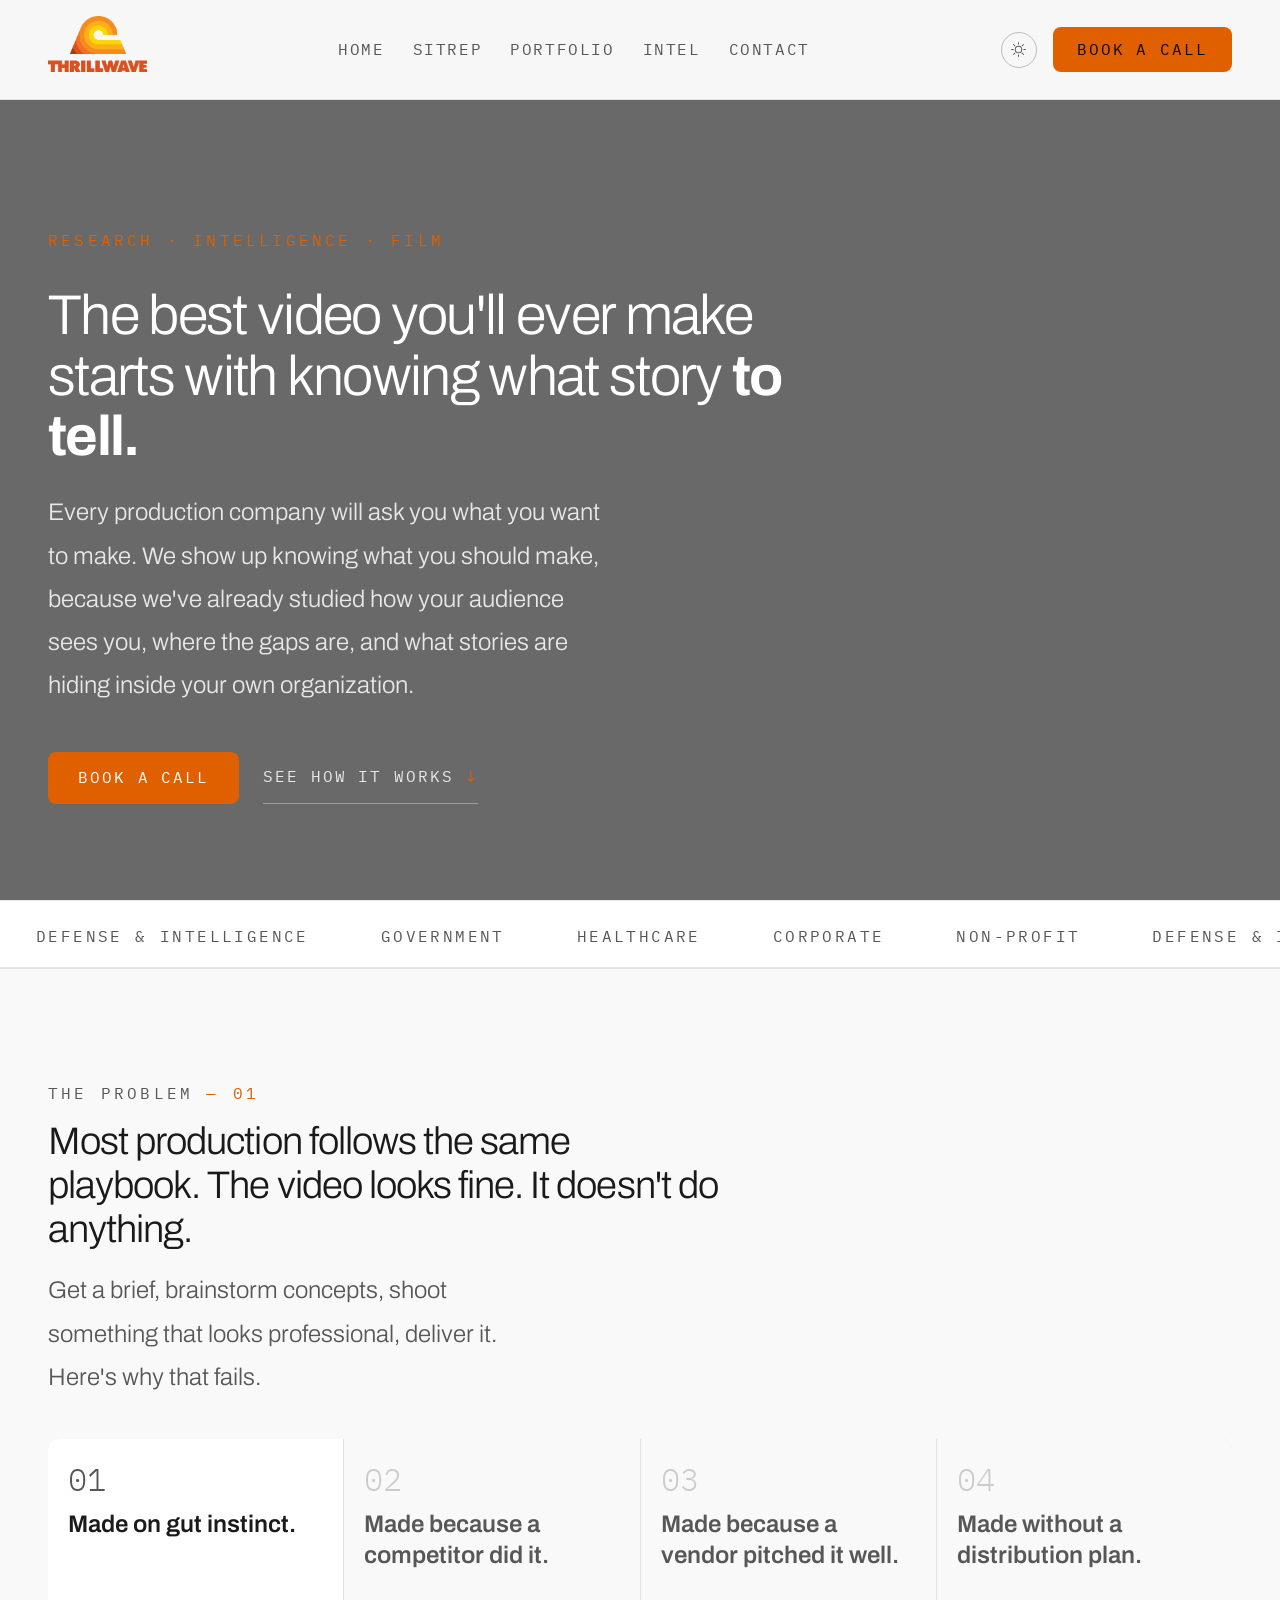
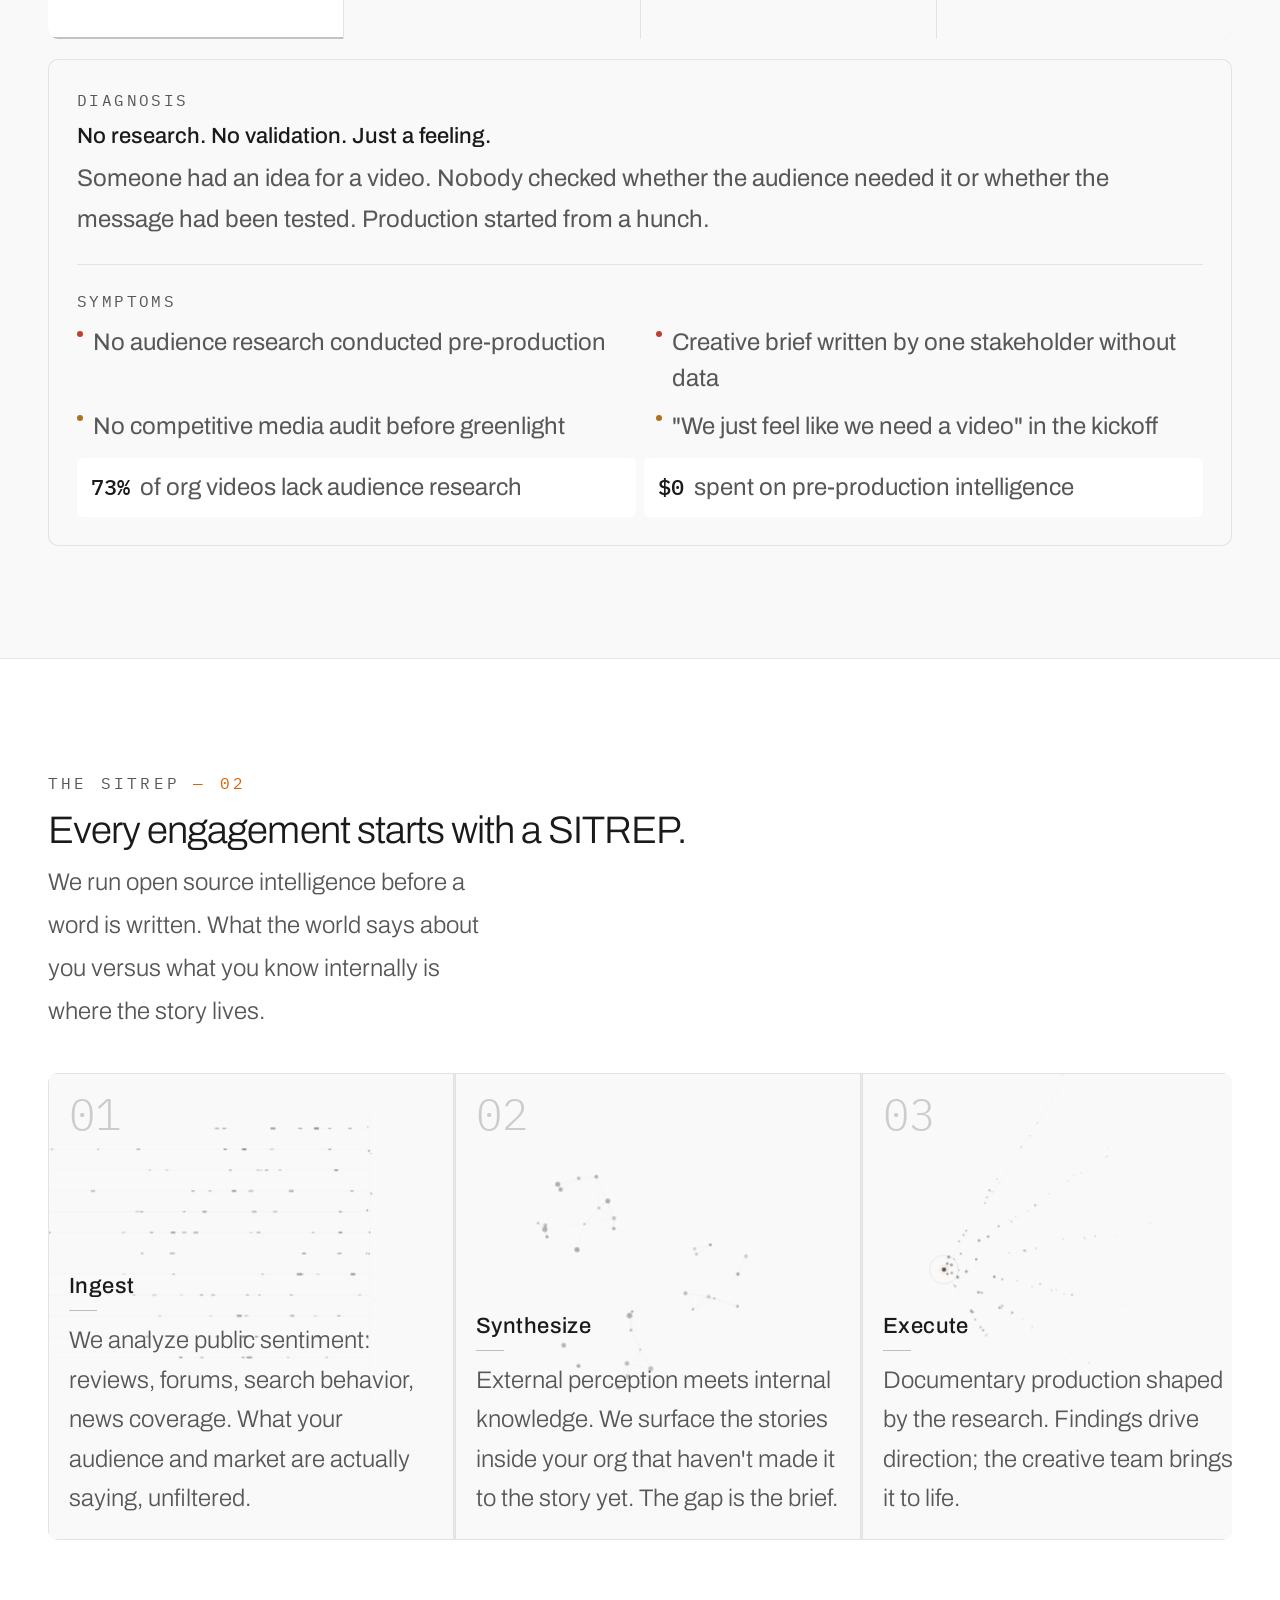
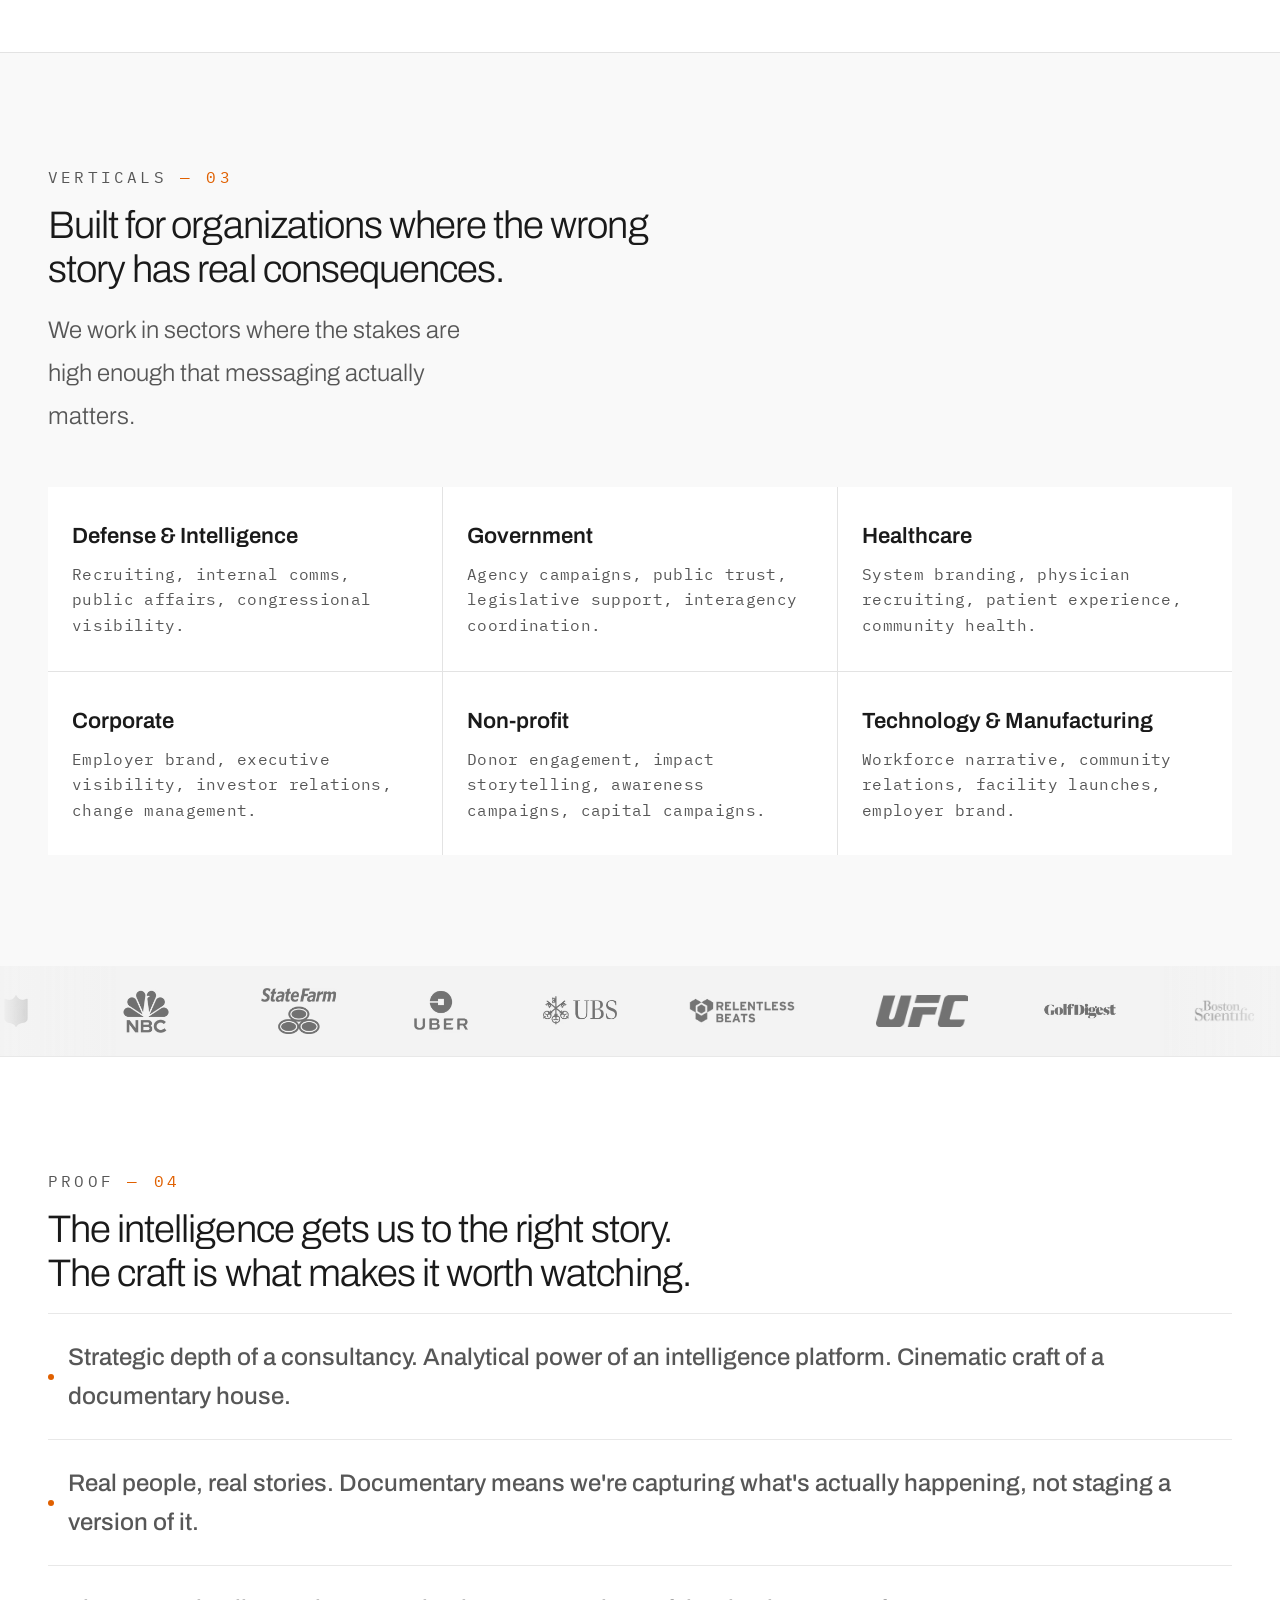
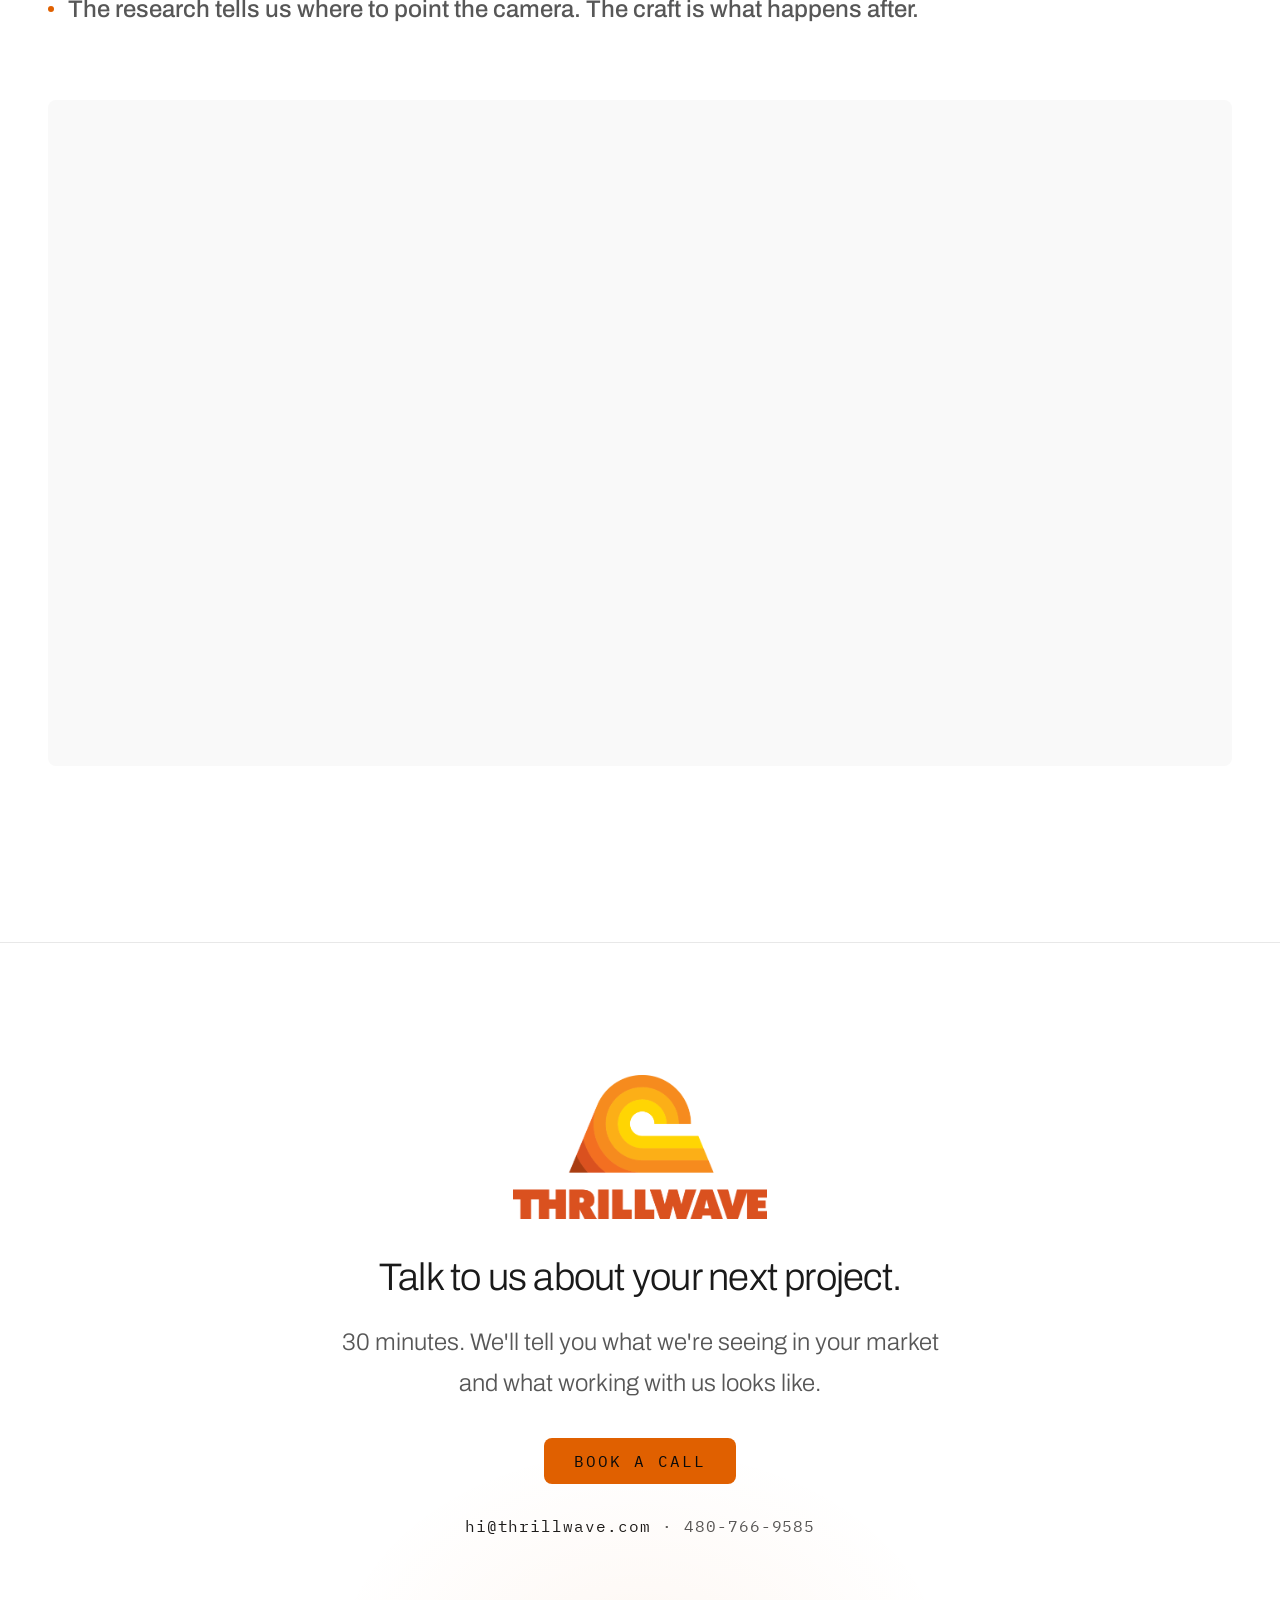
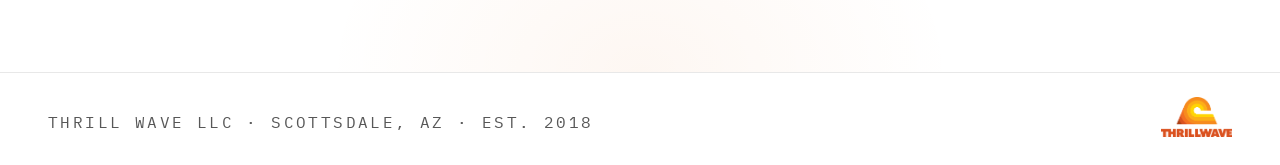
<file: index.html>
<!doctype html>
<html lang="en">
  <head>
    <meta charset="UTF-8" />
    <meta name="viewport" content="width=device-width, initial-scale=1.0" />
    <title>
      Thrill Wave — Research-Driven Video Production | Scottsdale, AZ
    </title>
    <meta
      name="description"
      content="Thrill Wave shows up knowing what story you should make — because we've already studied how your audience sees you, where the gaps are, and what stories are hiding inside your own organization."
    />
    <link rel="preconnect" href="https://fonts.googleapis.com" />
    <link
      href="https://fonts.googleapis.com/css2?family=Archivo:wght@300;400;500;600;700;900&family=IBM+Plex+Mono:wght@300;400;500&display=swap"
      rel="stylesheet"
    />
    <link rel="stylesheet" href="styles.css" />
    <script src="theme.js"></script>
    <script type="application/ld+json">
      {
        "@context": "https://schema.org",
        "@type": "VideoProductionCompany",
        "name": "Thrill Wave",
        "url": "https://thrillwave.com",
        "email": "hi@thrillwave.com",
        "telephone": "480-766-9585",
        "address": {
          "@type": "PostalAddress",
          "addressLocality": "Scottsdale",
          "addressRegion": "AZ",
          "addressCountry": "US"
        },
        "foundingDate": "2018",
        "description": "Research-driven strategic consulting and documentary production company specializing in defense, government, healthcare, and corporate communications."
      }
    </script>
  </head>
  <body>
    <div id="site-nav"></div>

    <!-- HERO -->
    <section class="hero hero-video">
      <div class="hero-bg">
        <iframe src="https://player.vimeo.com/video/1170100005?background=1&autoplay=1&loop=1&byline=0&title=0&muted=1" frameborder="0" allow="autoplay; fullscreen" allowfullscreen></iframe>
      </div>
      <div class="hero-content">
        <div class="hero-eyebrow mono">Research · Intelligence · Film</div>
        <h1 class="hero-h1">
          The best video you'll ever make starts with knowing what story
          <strong>to tell.</strong>
        </h1>
        <p class="hero-sub">
          Every production company will ask you what you want to make.
          We show up knowing what you should make, because we've already
          studied how your audience sees you, where the gaps are, and what
          stories are hiding inside your own organization.
        </p>
        <div class="hero-ctas">
          <a href="mailto:hi@thrillwave.com" class="btn-w">Book a Call</a>
          <a href="#problem" class="btn-g"
            >See How It Works <span class="arrow">↓</span></a
          >
        </div>
      </div>
    </section>

    <!-- TICKER -->
    <div class="ticker">
      <div class="ticker-track">
        <span class="ticker-item">Defense & Intelligence</span>
        <span class="ticker-item">Government</span>
        <span class="ticker-item">Healthcare</span>
        <span class="ticker-item">Corporate</span>
        <span class="ticker-item">Non-profit</span>
        <span class="ticker-item">Defense & Intelligence</span>
        <span class="ticker-item">Government</span>
        <span class="ticker-item">Healthcare</span>
        <span class="ticker-item">Corporate</span>
        <span class="ticker-item">Non-profit.</span>
      </div>
    </div>

    <!-- FOUR FAILURE MODES -->
    <section
      id="problem"
      style="background: var(--near-black); border-top: 1px solid var(--border)"
    >
      <div style="margin-bottom: 40px">
        <div class="s-label">The Problem <span class="s-num">— 01</span></div>
        <h2 class="s-title">
          Most production follows the same playbook. The video looks fine. It doesn't do anything.
        </h2>
        <p class="s-body">Get a brief, brainstorm concepts, shoot something that looks professional, deliver it. Here's why that fails.</p>
      </div>
      <div class="fm-cards" id="fm-cards"></div>
      <div class="fm-detail" id="fm-detail"></div>
    </section>

    <!-- PROCESS TRIPTYCH -->
    <section id="process" style="border-top: 1px solid var(--border)">
      <div class="s-label">The SITREP <span class="s-num">— 02</span></div>
      <h2 class="s-title" style="margin-bottom: 8px">
        Every engagement starts with a SITREP.
      </h2>
      <p class="s-body" style="margin-bottom: 40px">
        We run open source intelligence before a word is written. What the world says about you versus what you know internally is where the story lives.
      </p>
      <div class="triptych">
        <div class="tri-card">
          <div class="tri-num mono">01</div>
          <canvas id="c1"></canvas>
          <div class="tri-bottom">
            <div class="tri-name">Ingest</div>
            <div class="tri-divider"></div>
            <div class="tri-desc">
              We analyze public sentiment: reviews, forums, search behavior,
              news coverage. What your audience and market are actually saying,
              unfiltered.
            </div>
          </div>
        </div>
        <div class="tri-card">
          <div class="tri-num mono">02</div>
          <canvas id="c2"></canvas>
          <div class="tri-bottom">
            <div class="tri-name">Synthesize</div>
            <div class="tri-divider"></div>
            <div class="tri-desc">
              External perception meets internal knowledge. We surface the stories
              inside your org that haven't made it to the story yet.
              The gap is the brief.
            </div>
          </div>
        </div>
        <div class="tri-card">
          <div class="tri-num mono">03</div>
          <canvas id="c3"></canvas>
          <div class="tri-bottom">
            <div class="tri-name">Execute</div>
            <div class="tri-divider"></div>
            <div class="tri-desc">
              Documentary production shaped by the research. Findings drive
              direction; the creative team brings it to life.
            </div>
          </div>
        </div>
      </div>
    </section>

    <!-- VERTICALS -->
    <section class="vert" id="verticals">
      <div class="vert-hdr">
        <div class="s-label">Verticals <span class="s-num">— 03</span></div>
        <h2 class="s-title">Built for organizations where the wrong story has real consequences.</h2>
        <p class="s-body">
          We work in sectors where the stakes are high enough that messaging
          actually matters.
        </p>
      </div>
      <div class="vert-grid">
        <div class="v-tile">
          <h3>Defense & Intelligence</h3>
          <p>
            Recruiting, internal comms, public affairs, congressional
            visibility.
          </p>
        </div>
        <div class="v-tile">
          <h3>Government</h3>
          <p>
            Agency campaigns, public trust, legislative support, interagency
            coordination.
          </p>
        </div>
        <div class="v-tile">
          <h3>Healthcare</h3>
          <p>
            System branding, physician recruiting, patient experience, community
            health.
          </p>
        </div>
        <div class="v-tile">
          <h3>Corporate</h3>
          <p>
            Employer brand, executive visibility, investor relations, change
            management.
          </p>
        </div>
        <div class="v-tile">
          <h3>Non-profit</h3>
          <p>
            Donor engagement, impact storytelling, awareness campaigns, capital
            campaigns.
          </p>
        </div>
        <div class="v-tile">
          <h3>Technology & Manufacturing</h3>
          <p>
            Workforce narrative, community relations, facility launches,
            employer brand.
          </p>
        </div>
      </div>
    </section>

    <!-- CLIENT LOGO TICKER -->
    <div class="client-ticker-section">
      <div class="client-ticker-wrap">
        <div class="client-ticker" aria-label="Clients">
          <div class="client-ticker-track">
            <img src="assets/logos/clients/nfl.png"               alt="NFL"              class="client-logo">
            <img src="assets/logos/clients/nbc.avif"               alt="NBC"              class="client-logo logo-lg">
            <img src="assets/logos/clients/state-farm.avif"        alt="State Farm"       class="client-logo logo-lg">
            <img src="assets/logos/clients/uber.avif"              alt="Uber"             class="client-logo logo-lg">
            <img src="assets/logos/clients/ubs.avif"               alt="UBS"              class="client-logo">
            <img src="assets/logos/clients/red-bull.avif"          alt="Red Bull"         class="client-logo">
            <img src="assets/logos/clients/ufc.avif"               alt="UFC"              class="client-logo">
            <img src="assets/logos/clients/golf-digest.avif"       alt="Golf Digest"      class="client-logo logo-lg">
            <img src="assets/logos/clients/boston-scientific.avif" alt="Boston Scientific" class="client-logo logo-xl">
            <img src="assets/logos/clients/thermo-fisher.avif"     alt="Thermo Fisher"    class="client-logo">
            <img src="assets/logos/clients/1st-bank.avif"          alt="1st Bank"         class="client-logo">
            <img src="assets/logos/clients/aura.avif"              alt="Aura"             class="client-logo logo-lg">
            <!-- Duplicate set for seamless loop -->
            <img src="assets/logos/clients/nfl.png"               alt="" aria-hidden="true"  class="client-logo">
            <img src="assets/logos/clients/nbc.avif"               alt="" aria-hidden="true"  class="client-logo logo-lg">
            <img src="assets/logos/clients/state-farm.avif"        alt="" aria-hidden="true"  class="client-logo logo-lg">
            <img src="assets/logos/clients/uber.avif"              alt="" aria-hidden="true"  class="client-logo logo-lg">
            <img src="assets/logos/clients/ubs.avif"               alt="" aria-hidden="true"  class="client-logo">
            <img src="assets/logos/clients/red-bull.avif"          alt="" aria-hidden="true"  class="client-logo">
            <img src="assets/logos/clients/ufc.avif"               alt="" aria-hidden="true"  class="client-logo">
            <img src="assets/logos/clients/golf-digest.avif"       alt="" aria-hidden="true"  class="client-logo logo-lg">
            <img src="assets/logos/clients/boston-scientific.avif" alt="" aria-hidden="true"  class="client-logo logo-lg">
            <img src="assets/logos/clients/thermo-fisher.avif"     alt="" aria-hidden="true"  class="client-logo">
            <img src="assets/logos/clients/1st-bank.avif"          alt="" aria-hidden="true"  class="client-logo">
            <img src="assets/logos/clients/aura.avif"              alt="" aria-hidden="true"  class="client-logo logo-lg">
          </div>
        </div>
      </div>
    </div>

    <!-- PROOF -->
    <section class="proof" id="proof">
      <div class="s-label">Proof <span class="s-num">— 04</span></div>
      <h2 class="s-title">The intelligence gets us to the right story. The craft is what makes it worth watching.</h2>
      <div class="diff">
        <div class="diff-dot"></div>
        <p>Strategic depth of a consultancy. Analytical power of an intelligence platform. Cinematic craft of a documentary house.</p>
      </div>
      <div class="diff">
        <div class="diff-dot"></div>
        <p>Real people, real stories. Documentary means we're capturing what's actually happening, not staging a version of it.</p>
      </div>
      <div class="diff">
        <div class="diff-dot"></div>
        <p>The research tells us where to point the camera. The craft is what happens after.</p>
      </div>
      <div class="vid-ph" style="margin-top: 48px;">
        <iframe src="https://player.vimeo.com/video/1175739079?badge=0&autopause=0&player_id=0&app_id=58479" frameborder="0" allow="autoplay; fullscreen; picture-in-picture; clipboard-write; encrypted-media" allowfullscreen></iframe>
      </div>
    </section>

    <div id="site-footer"></div>

    <!-- FOUR FAILURE MODES JS -->
    <script>
      (function () {
        var data = [
          {
            num: "01",
            title: "Made on gut instinct.",
            detail_h: "No research. No validation. Just a feeling.",
            detail_p:
              "Someone had an idea for a video. Nobody checked whether the audience needed it or whether the message had been tested. Production started from a hunch.",
            symptoms: [
              {
                text: "No audience research conducted pre-production",
                c: "red",
              },
              {
                text: "Creative brief written by one stakeholder without data",
                c: "red",
              },
              {
                text: "No competitive media audit before greenlight",
                c: "amber",
              },
              {
                text: '"We just feel like we need a video" in the kickoff',
                c: "amber",
              },
            ],
            stats: [
              { val: "73%", label: "of org videos lack audience research" },
              { val: "$0", label: "spent on pre-production intelligence" },
            ],
          },
          {
            num: "02",
            title: "Made because a competitor did it.",
            detail_h: "Reactive. Not strategic.",
            detail_p:
              "A competitor posted something that looked good. Leadership commissioned something similar, without studying whether it worked or whether it reached the right audience.",
            symptoms: [
              {
                text: "Brief references a competitor's video as the model",
                c: "red",
              },
              {
                text: "No analysis of whether competitor's approach worked",
                c: "red",
              },
              {
                text: "Same format, different logo, no differentiation",
                c: "amber",
              },
              {
                text: '"They already have one" urgency driving timeline',
                c: "amber",
              },
            ],
            stats: [
              { val: "2x", label: "cost of reactive vs. strategic production" },
              {
                val: "68%",
                label: "of copycat videos underperform the original",
              },
            ],
          },
          {
            num: "03",
            title: "Made because a vendor pitched it well.",
            detail_h: "The vendor sold a deliverable. Not an outcome.",
            detail_p:
              "A vendor came in with a polished reel. The org bought the format before defining what success looked like. The video looked great. It moved no one.",
            symptoms: [
              {
                text: "Vendor proposed the concept before understanding the org",
                c: "red",
              },
              {
                text: "No success metrics defined before production started",
                c: "red",
              },
              {
                text: "Deliverable-focused SOW with no distribution plan",
                c: "amber",
              },
              { text: "Beautiful footage, zero measurable impact", c: "amber" },
            ],
            stats: [
              {
                val: "$50K+",
                label: "average wasted on vendor-led production",
              },
              { val: "82%", label: "of vendor-pitched videos lack clear KPIs" },
            ],
          },
          {
            num: "04",
            title: "Made without a distribution plan.",
            detail_h: "Great video. No audience. No plan. No impact.",
            detail_p:
              "Production wrapped. The video was uploaded to YouTube, embedded on a page nobody visits, shared once on LinkedIn. Six months later: 340 views, 280 internal.",
            symptoms: [
              {
                text: "Distribution not discussed until after final delivery",
                c: "red",
              },
              {
                text: "No paid media budget allocated alongside production",
                c: "red",
              },
              {
                text: "Single platform upload with no audience targeting",
                c: "amber",
              },
              {
                text: '"We\'ll figure out distribution later" in the timeline',
                c: "amber",
              },
            ],
            stats: [
              {
                val: "91%",
                label: "of org videos have no distribution strategy",
              },
              { val: "340", label: "average views on unplanned distribution" },
            ],
          },
        ];
        var activeIdx = 0,
          autoTimer;
        function buildCards() {
          var el = document.getElementById("fm-cards");
          data.forEach(function (d, i) {
            var c = document.createElement("div");
            c.className = "fm-card" + (i === 0 ? " active" : "");
            c.onclick = function () {
              activate(i);
            };
            c.innerHTML =
              '<div class="fm-num mono">' +
              d.num +
              '</div><div class="fm-title">' +
              d.title +
              '</div><div class="fm-bar"><div class="fm-bar-fill" id="fmbar' +
              i +
              '"></div></div>';
            el.appendChild(c);
          });
        }
        function buildDetail(i) {
          var el = document.getElementById("fm-detail"),
            d = data[i];
          el.innerHTML = "";
          var div = document.createElement("div");
          div.className = "fm-detail-inner active";
          var symp = d.symptoms
            .map(function (s) {
              return (
                '<div class="fm-symptom"><div class="fm-symptom-dot ' +
                s.c +
                '"></div><div class="fm-symptom-text">' +
                s.text +
                "</div></div>"
              );
            })
            .join("");
          var stat = d.stats
            .map(function (s) {
              return (
                '<div class="fm-stat-row"><span class="fm-stat-val">' +
                s.val +
                '</span><span class="fm-stat-label">' +
                s.label +
                "</span></div>"
              );
            })
            .join("");
          div.innerHTML =
            '<div class="fm-detail-left"><div class="fm-detail-label">Diagnosis</div><div class="fm-detail-h">' +
            d.detail_h +
            '</div><div class="fm-detail-p">' +
            d.detail_p +
            '</div></div><div class="fm-detail-right"><div class="fm-detail-label">Symptoms</div>' +
            symp +
            '<div style="margin-top:8px">' +
            stat +
            "</div></div>";
          el.appendChild(div);
        }
        function activate(i) {
          activeIdx = i;
          document.querySelectorAll(".fm-card").forEach(function (c, j) {
            c.classList.toggle("active", j === i);
            var bar = document.getElementById("fmbar" + j);
            bar.style.transition = "none";
            bar.style.width = "0";
            if (j === i) {
              setTimeout(function () {
                bar.style.transition = "width 3.5s linear";
                bar.style.width = "100%";
              }, 20);
            }
          });
          buildDetail(i);
          clearInterval(autoTimer);
          autoTimer = setInterval(function () {
            activate((activeIdx + 1) % 4);
          }, 4500);
        }
        buildCards();
        buildDetail(0);
        document.getElementById("fmbar0").style.transition =
          "width 3.5s linear";
        document.getElementById("fmbar0").style.width = "100%";
        autoTimer = setInterval(function () {
          activate((activeIdx + 1) % 4);
        }, 4500);
      })();
    </script>
    <script src="triptych.js"></script>
    <script src="includes.js"></script>
    <script src="menu.js"></script>
  </body>
</html>
</file>
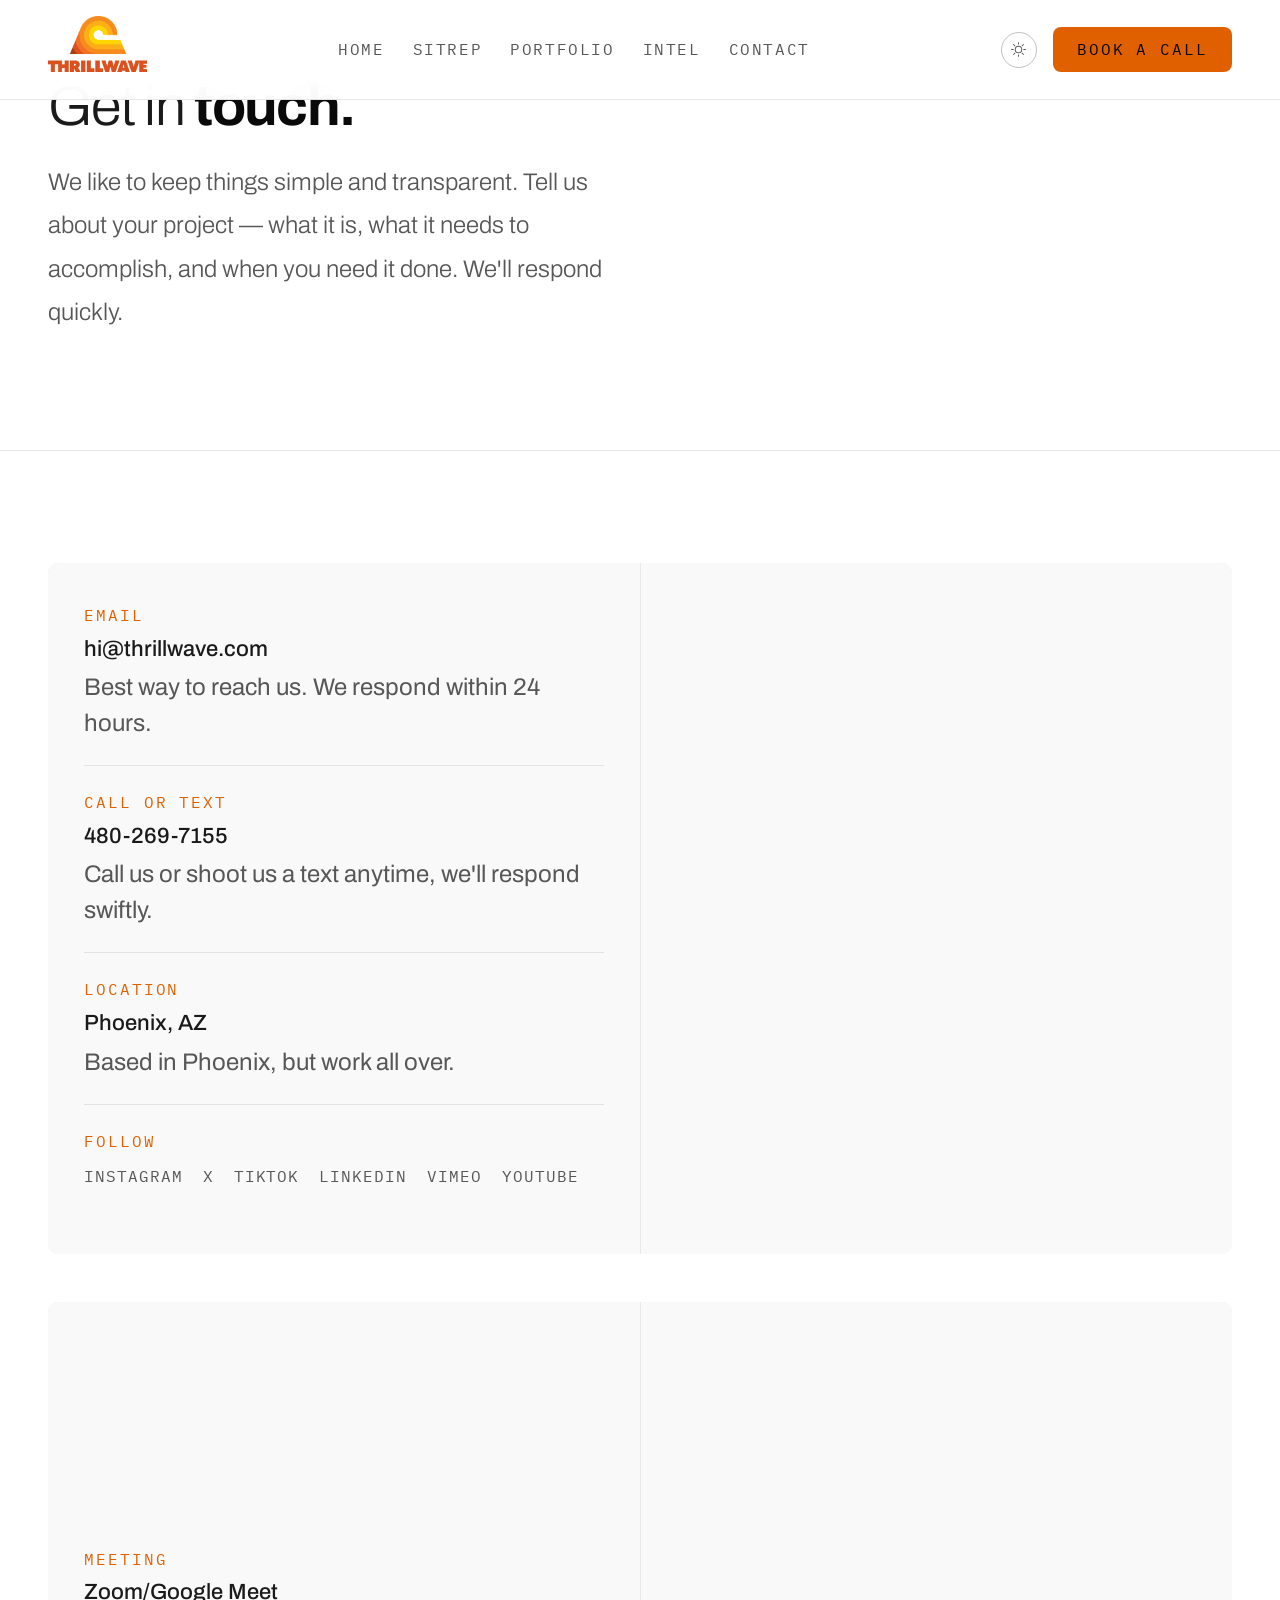
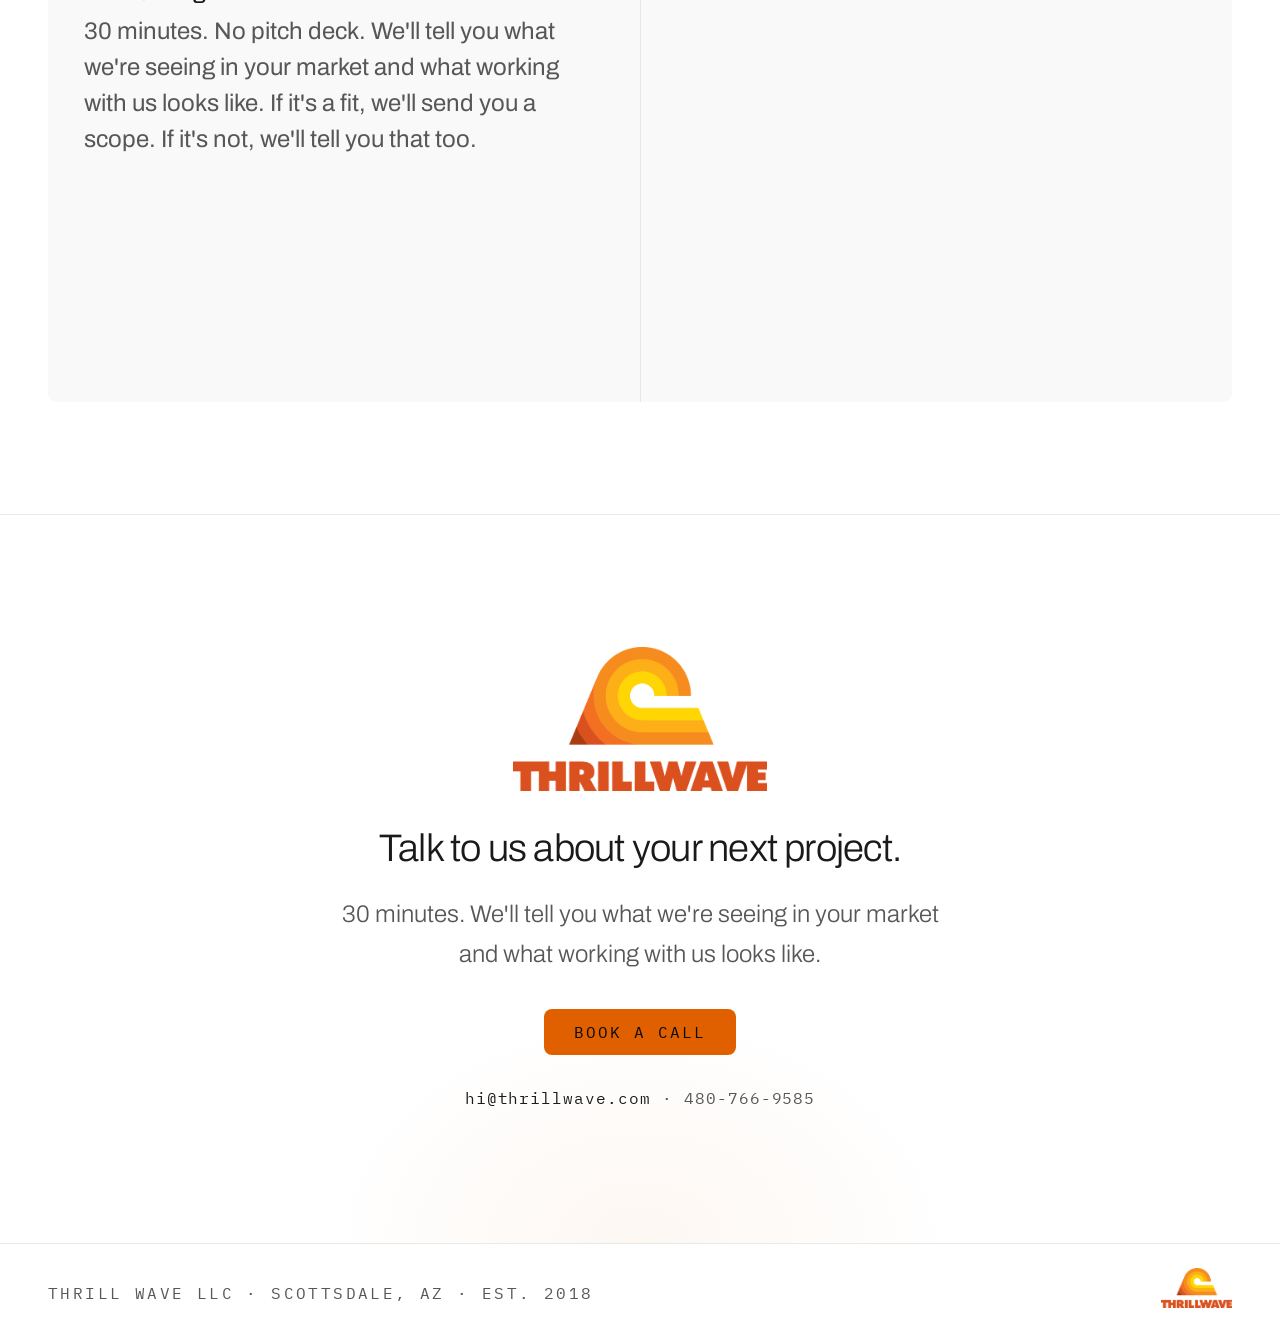
<file: contact.html>
<!doctype html>
<html lang="en">
  <head>
    <meta charset="UTF-8" />
    <meta name="viewport" content="width=device-width, initial-scale=1.0" />
    <title>Contact — Thrill Wave | Work With Us</title>
    <meta
      name="description"
      content="30 minutes. We'll tell you what we're seeing in your market and what working with us looks like. Email hi@thrillwave.com or book a call."
    />
    <link rel="preconnect" href="https://fonts.googleapis.com" />
    <link
      href="https://fonts.googleapis.com/css2?family=Archivo:wght@300;400;500;600;700;900&family=IBM+Plex+Mono:wght@300;400;500&display=swap"
      rel="stylesheet"
    />
    <link rel="stylesheet" href="styles.css" />
    <script src="theme.js"></script>
  </head>
  <body>
    <div id="site-nav"></div>

    <!-- HERO -->
    <section class="contact-hero">
      <div class="hero-bg"></div>
      <div class="hero-content">
        <div class="hero-eyebrow mono">Contact</div>
        <h1 class="hero-h1">Get in <strong>touch.</strong></h1>
        <p class="hero-sub">
          We like to keep things simple and transparent. Tell us about your
          project — what it is, what it needs to accomplish, and when you need
          it done. We'll respond quickly.
        </p>
      </div>
    </section>

    <!-- CONTACT INFO + MAP -->
    <section style="border-top: 1px solid var(--border)">
      <div class="contact-layout">
        <!-- LEFT: CONTACT METHODS -->
        <div class="contact-left">
          <div class="contact-methods">
            <div class="contact-method">
              <div class="contact-method-label">Email</div>
              <div class="contact-method-value">
                <a href="mailto:hi@thrillwave.com">hi@thrillwave.com</a>
              </div>
              <div class="contact-method-note">
                Best way to reach us. We respond within 24 hours.
              </div>
            </div>

            <div class="contact-method">
              <div class="contact-method-label">Call or Text</div>
              <div class="contact-method-value">
                <a href="tel:+14802697155">480-269-7155</a>
              </div>
              <div class="contact-method-note">
                Call us or shoot us a text anytime, we'll respond swiftly.
              </div>
            </div>

            <div class="contact-method">
              <div class="contact-method-label">Location</div>
              <div class="contact-method-value">Phoenix, AZ</div>
              <div class="contact-method-note">
                Based in Phoenix, but work all over.
              </div>
            </div>

            <div class="contact-method">
              <div class="contact-method-label">Follow</div>
              <div class="contact-social">
                <a
                  href="https://www.instagram.com/thrillwave_"
                  target="_blank"
                  rel="noopener"
                  class="contact-social-link"
                  >Instagram</a
                >
                <a
                  href="https://x.com/thrillwave_"
                  target="_blank"
                  rel="noopener"
                  class="contact-social-link"
                  >X</a
                >
                <a
                  href="https://www.tiktok.com/@thrillwave_"
                  target="_blank"
                  rel="noopener"
                  class="contact-social-link"
                  >TikTok</a
                >
                <a
                  href="https://www.linkedin.com/company/thrillwave"
                  target="_blank"
                  rel="noopener"
                  class="contact-social-link"
                  >LinkedIn</a
                >
                <a
                  href="https://vimeo.com/thrillwave"
                  target="_blank"
                  rel="noopener"
                  class="contact-social-link"
                  >Vimeo</a
                >
                <a
                  href="https://www.youtube.com/@thrillwave"
                  target="_blank"
                  rel="noopener"
                  class="contact-social-link"
                  >YouTube</a
                >
              </div>
            </div>
          </div>
        </div>

        <!-- RIGHT: MAP -->
        <div class="contact-right">
          <iframe
            class="contact-map"
            src="https://www.google.com/maps/embed?pb=!1m18!1m12!1m3!1d213373.94354492173!2d-112.07404565!3d33.49417045!2m3!1f0!2f0!3f0!3m2!1i1024!2i768!4f13.1!3m3!1m2!1s0x872b0929a8374f29%3A0xf5f8a4dbfcb78f!2sScottsdale%2C%20AZ!5e0!3m2!1sen!2sus!4v1"
            loading="lazy"
            referrerpolicy="no-referrer-when-downgrade"
            title="Thrill Wave — Scottsdale, AZ"
          ></iframe>
        </div>
      </div>

      <!-- CALENDLY: TWO-COLUMN -->
      <div class="contact-calendly-wrap">
        <div class="contact-calendly-col-text">
          <div class="contact-method-label">Meeting</div>
          <div class="contact-method-value">Zoom/Google Meet</div>
          <div class="contact-method-note">30 minutes. No pitch deck. We'll tell you what we're seeing in your market and what working with us looks like. If it's a fit, we'll send you a scope. If it's not, we'll tell you that too.</div>
        </div>
        <div class="contact-calendly-col-cal">
          <iframe
            src="https://calendly.com/christhrillwave/30-minute-meeting-clone?hide_event_type_details=1&hide_gdpr_banner=1&background_color=ffffff&text_color=141414&primary_color=e06000"
            loading="lazy"
            title="Schedule a call with Thrill Wave"
          ></iframe>
        </div>
      </div>
    </section>

    <div id="site-footer"></div>

    <script src="includes.js"></script>
    <script src="menu.js"></script>
  </body>
</html>
</file>
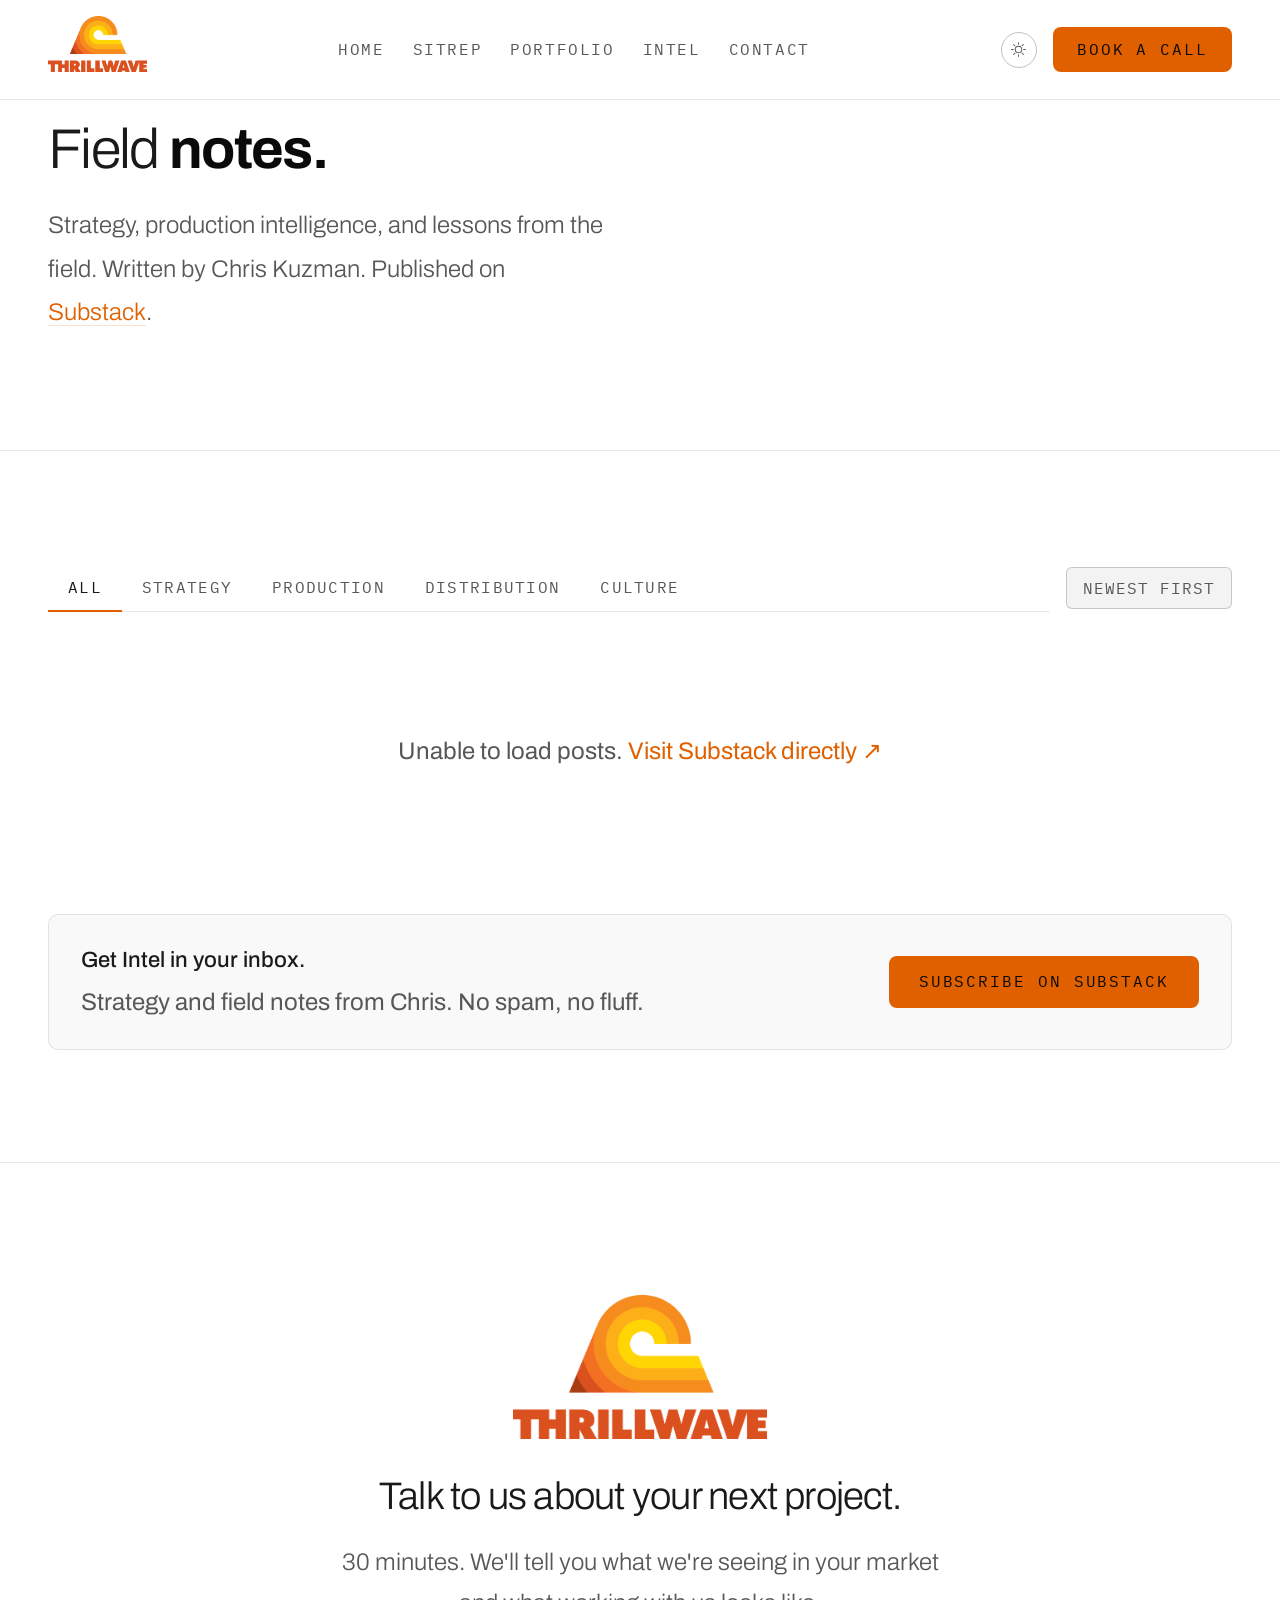
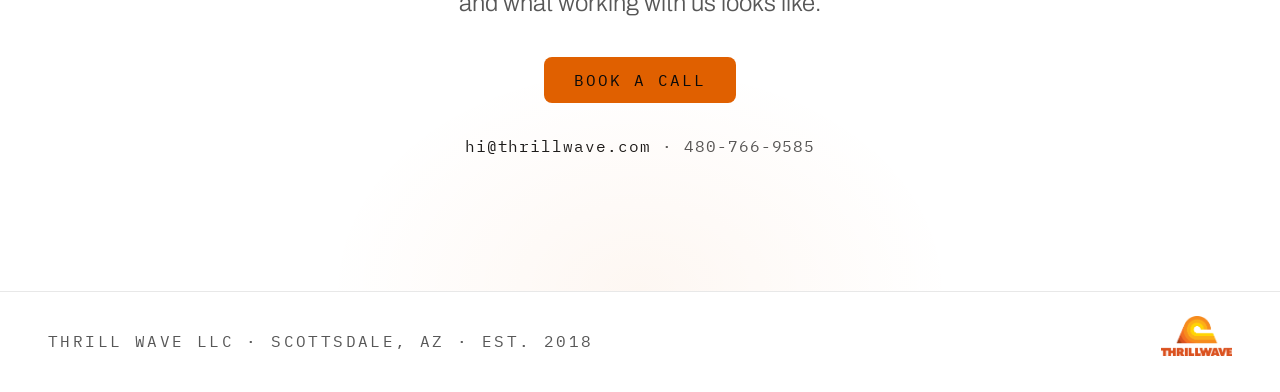
<file: intel.html>
<!doctype html>
<html lang="en">
  <head>
    <meta charset="UTF-8" />
    <meta name="viewport" content="width=device-width, initial-scale=1.0" />
    <title>Intel — Thrill Wave | Strategy & Field Notes</title>
    <meta
      name="description"
      content="Strategy, production intelligence, and field notes from Thrill Wave. Writing by Chris Kuzman on research-driven video, storytelling, and organizational communications."
    />
    <link rel="preconnect" href="https://fonts.googleapis.com" />
    <link
      href="https://fonts.googleapis.com/css2?family=Archivo:wght@300;400;500;600;700;900&family=IBM+Plex+Mono:wght@300;400;500&display=swap"
      rel="stylesheet"
    />
    <link rel="stylesheet" href="styles.css" />
    <script src="theme.js"></script>
  </head>
  <body>
    <div id="site-nav"></div>

    <!-- HERO -->
    <section class="intel-hero">
      <div class="hero-bg"></div>
      <div class="hero-content">
        <div class="hero-eyebrow mono">Intel</div>
        <h1 class="hero-h1">Field <strong>notes.</strong></h1>
        <p class="hero-sub">
          Strategy, production intelligence, and lessons from the field. Written
          by Chris Kuzman. Published on
          <a
            href="https://chriskuzman.substack.com"
            target="_blank"
            rel="noopener"
            style="
              color: var(--orange);
              text-decoration: none;
              border-bottom: 1px solid var(--orange-border);
            "
            >Substack</a
          >.
        </p>
      </div>
    </section>

    <!-- INTEL GRID -->
    <section style="border-top: 1px solid var(--border)">
      <!-- FILTER + SORT BAR -->
      <div class="intel-bar">
        <div class="intel-filters" id="intel-filters"></div>
        <select class="intel-sort" id="intel-sort">
          <option value="newest">Newest First</option>
          <option value="oldest">Oldest First</option>
        </select>
      </div>

      <!-- FEATURED POST -->
      <div id="intel-featured"></div>

      <!-- POST GRID -->
      <div class="intel-grid" id="intel-grid">
        <div class="intel-loading">
          <div class="intel-loading-dot"></div>
          Loading from Substack
        </div>
      </div>

      <div class="intel-count" id="intel-count"></div>

      <!-- SUBSCRIBE BAR -->
      <div class="intel-subscribe">
        <div class="intel-subscribe-text">
          <div class="intel-subscribe-title">Get Intel in your inbox.</div>
          <div class="intel-subscribe-desc">
            Strategy and field notes from Chris. No spam, no fluff.
          </div>
        </div>
        <a
          href="https://chriskuzman.substack.com/subscribe"
          target="_blank"
          rel="noopener"
          class="intel-subscribe-btn"
          >Subscribe on Substack</a
        >
      </div>
    </section>

    <div id="site-footer"></div>

    <script src="includes.js"></script>
    <script src="menu.js"></script>

    <script>
      (function () {
        /* =============================================
           CONFIGURATION
           ============================================= */
        var SUBSTACK_URL = "https://chriskuzman.substack.com";
        var FEED_URL = SUBSTACK_URL + "/feed";
        var RSS2JSON_URL = "https://api.rss2json.com/v1/api.json?rss_url=" + encodeURIComponent(FEED_URL);
        var DEFAULT_THUMB = "https://images.unsplash.com/photo-1492691527719-9d1e07e534b4?w=900&q=80";

        /* Category keywords — posts are auto-tagged based on 
           title/content matching. Add or adjust as needed. */
        var CATEGORY_RULES = [
          {
            tag: "strategy",
            label: "Strategy",
            keywords: [
              "strategy",
              "strategic",
              "positioning",
              "brand",
              "market",
              "audience",
              "research",
              "intelligence",
              "SITREP",
              "planning",
            ],
          },
          {
            tag: "production",
            label: "Production",
            keywords: [
              "production",
              "film",
              "camera",
              "shoot",
              "edit",
              "footage",
              "video",
              "cinematic",
              "directing",
              "lighting",
            ],
          },
          {
            tag: "distribution",
            label: "Distribution",
            keywords: [
              "distribution",
              "platform",
              "social",
              "youtube",
              "algorithm",
              "reach",
              "paid media",
              "organic",
              "channel",
            ],
          },
          {
            tag: "culture",
            label: "Culture",
            keywords: [
              "culture",
              "industry",
              "creative",
              "storytelling",
              "narrative",
              "opinion",
              "trend",
              "lesson",
              "field note",
            ],
          },
        ];

        var categories = [
          { label: "All", tag: "all" },
          { label: "Strategy", tag: "strategy" },
          { label: "Production", tag: "production" },
          { label: "Distribution", tag: "distribution" },
          { label: "Culture", tag: "culture" },
        ];

        var allPosts = [];
        var activeFilter = "all";
        var sortOrder = "newest";

        /* No fallback posts — only show real Substack content */
        var fallbackPosts = [];

        /* =============================================
           AUTO-CATEGORIZE based on keywords
           ============================================= */
        function categorize(title, content) {
          var text = (title + " " + content).toLowerCase();
          var best = { tag: "culture", label: "Culture", score: 0 };
          CATEGORY_RULES.forEach(function (rule) {
            var score = 0;
            rule.keywords.forEach(function (kw) {
              if (text.indexOf(kw.toLowerCase()) !== -1) score++;
            });
            if (score > best.score) {
              best = { tag: rule.tag, label: rule.label, score: score };
            }
          });
          return best;
        }

        /* =============================================
           PARSE RSS FEED
           ============================================= */
        function parseRSS(xml) {
          var parser = new DOMParser();
          var doc = parser.parseFromString(xml, "text/xml");
          var items = doc.querySelectorAll("item");
          var posts = [];

          items.forEach(function (item) {
            var title = item.querySelector("title")
              ? item.querySelector("title").textContent
              : "";
            var link = item.querySelector("link")
              ? item.querySelector("link").textContent
              : SUBSTACK_URL;
            var desc = item.querySelector("description")
              ? item.querySelector("description").textContent
              : "";
            var pubDate = item.querySelector("pubDate")
              ? item.querySelector("pubDate").textContent
              : "";
            var enclosure = item.querySelector("enclosure");
            var image =
              enclosure && enclosure.getAttribute("url")
                ? enclosure.getAttribute("url")
                : "";

            // Extract plain text excerpt from HTML description
            var tmp = document.createElement("div");
            tmp.innerHTML = desc;
            var plainText = tmp.textContent || tmp.innerText || "";
            var excerpt =
              plainText.length > 200
                ? plainText.substring(0, 200).trim() + "..."
                : plainText.trim();

            var cat = categorize(title, plainText);

            posts.push({
              title: title,
              excerpt: excerpt,
              date: pubDate
                ? new Date(pubDate).toISOString().split("T")[0]
                : "",
              url: link,
              category: cat.tag,
              categoryLabel: cat.label,
              image: image,
            });
          });

          return posts;
        }

        /* =============================================
           FORMAT DATE
           ============================================= */
        function formatDate(dateStr) {
          if (!dateStr) return "";
          var d = new Date(dateStr);
          var months = [
            "Jan",
            "Feb",
            "Mar",
            "Apr",
            "May",
            "Jun",
            "Jul",
            "Aug",
            "Sep",
            "Oct",
            "Nov",
            "Dec",
          ];
          return (
            months[d.getMonth()] + " " + d.getDate() + ", " + d.getFullYear()
          );
        }

        /* =============================================
           ESTIMATE READ TIME
           ============================================= */
        function readTime(excerpt) {
          // Rough estimate based on excerpt length
          var words = excerpt.split(/\s+/).length;
          var mins = Math.max(3, Math.ceil((words / 50) * 5));
          return mins + " min read";
        }

        /* =============================================
           BUILD FILTERS
           ============================================= */
        function buildFilters() {
          var el = document.getElementById("intel-filters");
          categories.forEach(function (cat) {
            var btn = document.createElement("button");
            btn.className =
              "intel-filter" + (cat.tag === "all" ? " active" : "");
            btn.textContent = cat.label;
            btn.setAttribute("data-tag", cat.tag);
            btn.onclick = function () {
              activeFilter = cat.tag;
              document.querySelectorAll(".intel-filter").forEach(function (b) {
                b.classList.toggle(
                  "active",
                  b.getAttribute("data-tag") === cat.tag,
                );
              });
              render();
            };
            el.appendChild(btn);
          });

          document
            .getElementById("intel-sort")
            .addEventListener("change", function () {
              sortOrder = this.value;
              render();
            });
        }

        /* =============================================
           RENDER POSTS
           ============================================= */
        function render() {
          var filtered =
            activeFilter === "all"
              ? allPosts.slice()
              : allPosts.filter(function (p) {
                  return p.category === activeFilter;
                });

          // Sort
          filtered.sort(function (a, b) {
            var da = new Date(a.date || 0);
            var db = new Date(b.date || 0);
            return sortOrder === "newest" ? db - da : da - db;
          });

          // Featured post
          var featEl = document.getElementById("intel-featured");
          featEl.innerHTML = "";
          if (filtered.length > 0) {
            var fp = filtered[0];
            var feat = document.createElement("a");
            feat.className = "intel-featured";
            feat.href = fp.url;
            feat.target = "_blank";
            feat.rel = "noopener";
            feat.style.textDecoration = "none";

            var featImgSrc = fp.image || DEFAULT_THUMB;
            var featImgClass = fp.image ? "" : " has-default";
            var imgContent = '<img src="' + featImgSrc + '" alt="' + fp.title + '" loading="lazy" />';

            feat.innerHTML =
              '<div class="intel-feat-img"><div class="intel-feat-img-inner' + featImgClass + '">' +
              imgContent +
              "</div></div>" +
              '<div class="intel-feat-body">' +
              '<div class="intel-feat-badge"><div class="intel-feat-badge-dot"></div><span class="intel-feat-badge-text">' +
              fp.categoryLabel +
              "</span></div>" +
              '<div class="intel-feat-title">' +
              fp.title +
              "</div>" +
              '<div class="intel-feat-excerpt">' +
              fp.excerpt +
              "</div>" +
              '<div class="intel-feat-meta">' +
              formatDate(fp.date) +
              '<span class="intel-meta-sep">·</span>' +
              readTime(fp.excerpt) +
              '<span class="intel-meta-sep">·</span>Substack ↗' +
              "</div>" +
              "</div>";

            featEl.appendChild(feat);
          }

          // Grid (skip featured post)
          var gridEl = document.getElementById("intel-grid");
          gridEl.innerHTML = "";
          var gridPosts = filtered.slice(1);

          if (gridPosts.length === 0 && filtered.length <= 1) {
            if (filtered.length === 0) {
              gridEl.innerHTML =
                '<div class="intel-empty">No posts in this category yet.</div>';
            }
          } else {
            gridPosts.forEach(function (p, i) {
              var card = document.createElement("a");
              card.className = "intel-card";
              card.href = p.url;
              card.target = "_blank";
              card.rel = "noopener";
              card.style.opacity = "0";
              card.style.animation =
                "fadeUp 0.4s ease " + Math.min(i * 0.06, 0.5) + "s forwards";

              var cardImgSrc = p.image || DEFAULT_THUMB;
              var cardImgClass = p.image ? "intel-card-img" : "intel-card-img has-default";
              var imgHTML = '<img src="' + cardImgSrc + '" alt="' + p.title + '" loading="lazy" />';

              card.innerHTML =
                '<div class="' + cardImgClass + '">' +
                imgHTML +
                "</div>" +
                '<div class="intel-card-body">' +
                '<div class="intel-card-cat">' +
                p.categoryLabel +
                "</div>" +
                '<div class="intel-card-title">' +
                p.title +
                "</div>" +
                '<div class="intel-card-excerpt">' +
                p.excerpt +
                "</div>" +
                '<div class="intel-card-meta">' +
                formatDate(p.date) +
                '<span class="intel-meta-sep" style="margin:0 8px;color:var(--border-mid)">·</span>' +
                readTime(p.excerpt) +
                "</div>" +
                "</div>";

              gridEl.appendChild(card);
            });
          }

          document.getElementById("intel-count").textContent =
            filtered.length + " post" + (filtered.length !== 1 ? "s" : "");
        }

        /* =============================================
           FETCH FROM SUBSTACK VIA RSS2JSON (handles CORS)
           ============================================= */
        function loadPosts() {
          fetch(RSS2JSON_URL)
            .then(function (response) {
              if (!response.ok) throw new Error("Fetch failed");
              return response.json();
            })
            .then(function (data) {
              if (data.status === "ok" && data.items && data.items.length > 0) {
                allPosts = data.items.map(function (item) {
                  var cat = categorize(item.title, item.description || "");
                  var tmp = document.createElement("div");
                  tmp.innerHTML = item.description || "";
                  var plainText = tmp.textContent || tmp.innerText || "";
                  var excerpt =
                    plainText.length > 220
                      ? plainText.substring(0, 220).trim() + "..."
                      : plainText.trim();
                  return {
                    title: item.title,
                    excerpt: excerpt,
                    date: item.pubDate
                      ? new Date(item.pubDate).toISOString().split("T")[0]
                      : "",
                    url: item.link,
                    category: cat.tag,
                    categoryLabel: cat.label,
                    image: item.thumbnail || "",
                  };
                });
              } else {
                allPosts = [];
              }
              render();
            })
            .catch(function () {
              allPosts = [];
              document.getElementById("intel-grid").innerHTML =
                '<div class="intel-empty">Unable to load posts. <a href="' +
                SUBSTACK_URL +
                '" target="_blank" style="color:var(--orange);text-decoration:none">Visit Substack directly ↗</a></div>';
            });
        }

        /* =============================================
           INIT
           ============================================= */
        buildFilters();
        loadPosts();
      })();
    </script>
  </body>
</html>
</file>
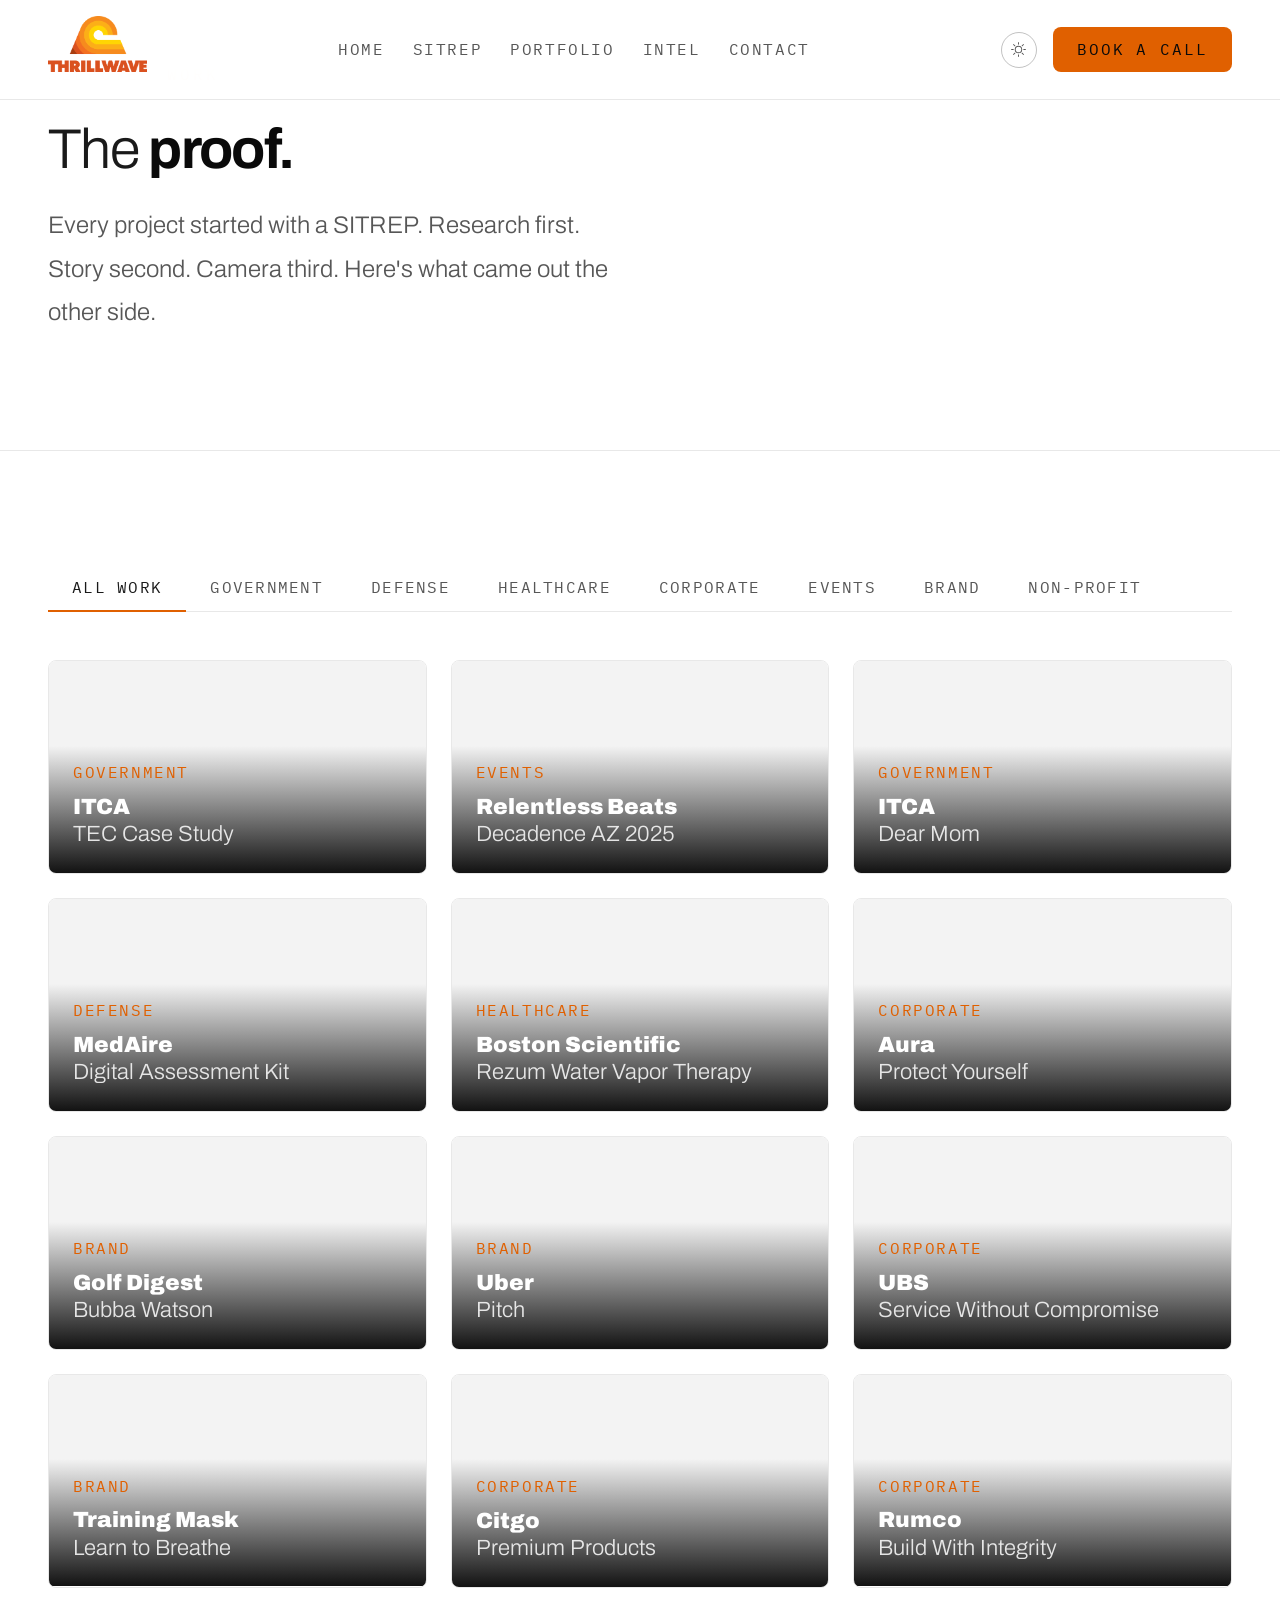
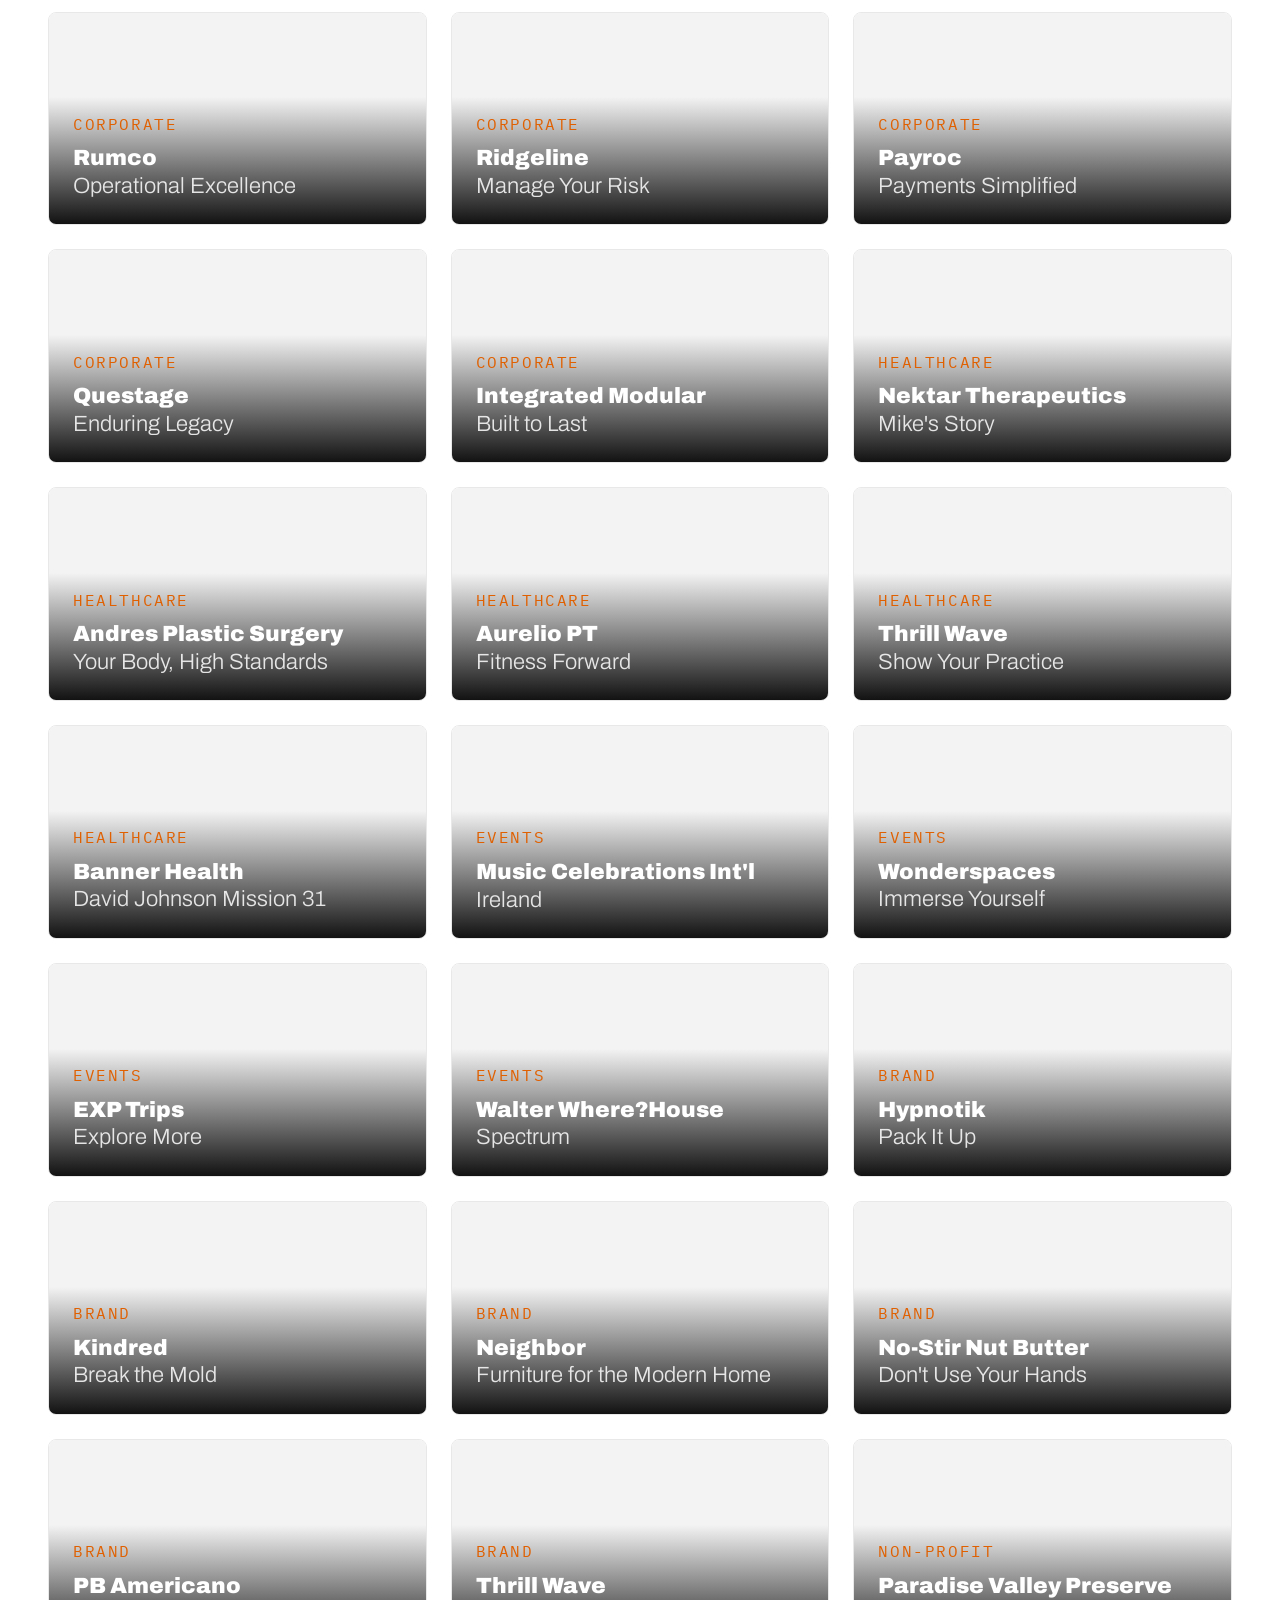
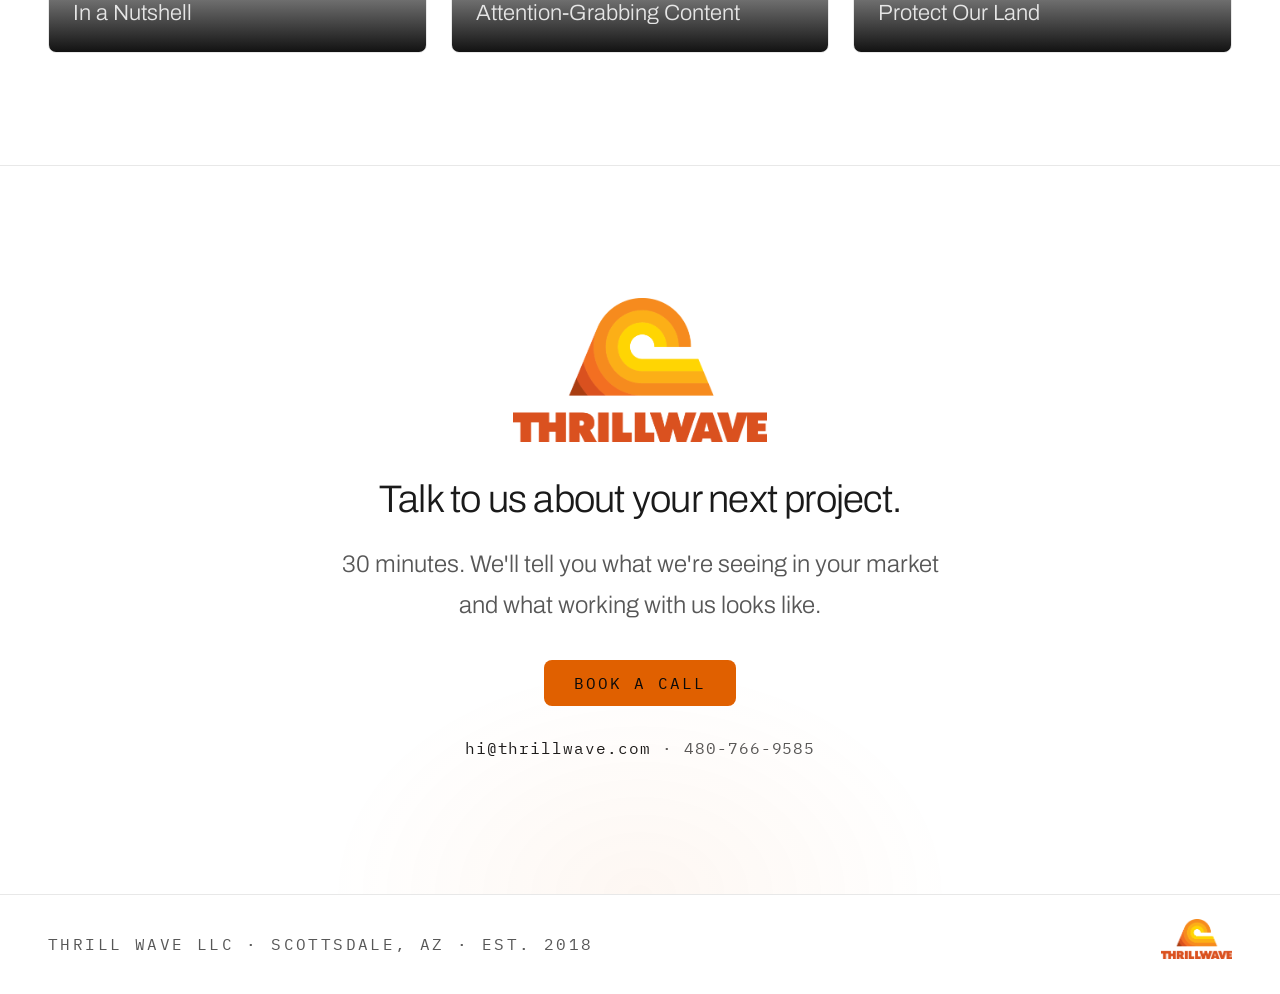
<file: portfolio.html>
<!doctype html>
<html lang="en">
  <head>
    <meta charset="UTF-8" />
    <meta name="viewport" content="width=device-width, initial-scale=1.0" />
    <title>Portfolio — Thrill Wave | Research-Driven Video Production</title>
    <meta
      name="description"
      content="Selected work from Thrill Wave. Research-driven video production for defense, government, healthcare, corporate, and entertainment organizations."
    />
    <link rel="preconnect" href="https://fonts.googleapis.com" />
    <link
      href="https://fonts.googleapis.com/css2?family=Archivo:wght@300;400;500;600;700;900&family=IBM+Plex+Mono:wght@300;400;500&display=swap"
      rel="stylesheet"
    />
    <link rel="stylesheet" href="styles.css" />
    <script src="theme.js"></script>
  </head>
  <body>
    <div id="site-nav"></div>

    <!-- HERO -->
    <section class="port-hero">
      <div class="hero-bg"></div>
      <div class="hero-content">
        <div class="hero-eyebrow mono">Selected Work</div>
        <h1 class="hero-h1">The <strong>proof.</strong></h1>
        <p class="hero-sub">
          Every project started with a SITREP. Research first. Story second.
          Camera third. Here's what came out the other side.
        </p>
      </div>
    </section>

    <!-- PORTFOLIO GRID -->
    <section style="border-top: 1px solid var(--border)">
      <!-- FILTERS -->
      <div class="port-filters" id="port-filters"></div>

      <!-- GRID -->
      <div class="port-grid" id="port-grid"></div>

      <div class="port-count" id="port-count"></div>
    </section>

    <!-- LIGHTBOX MODAL -->
    <div id="port-modal" class="port-modal-overlay" onclick="closePortModal()">
      <button class="port-modal-close" onclick="closePortModal()">&times;</button>
      <div class="port-modal-inner" onclick="event.stopPropagation()">
        <div class="port-modal-video">
          <iframe id="port-modal-iframe" frameborder="0" allow="autoplay; fullscreen; picture-in-picture; clipboard-write; encrypted-media" allowfullscreen></iframe>
        </div>
        <div class="port-modal-meta">
          <div class="port-modal-category" id="port-modal-cat"></div>
          <div class="port-modal-title" id="port-modal-title"></div>
          <div class="port-modal-desc" id="port-modal-desc"></div>
        </div>
      </div>
    </div>

    <div id="site-footer"></div>

    <script src="includes.js"></script>
    <script src="menu.js"></script>

    <script>
      (function () {
        var TAG_LABELS = {
          government: "Government", defense: "Defense", healthcare: "Healthcare",
          corporate: "Corporate", events: "Events", brand: "Brand", nonprofit: "Non-profit"
        };

        var projects = [
          { label: "ITCA — TEC Case Study", tag: "government", vimeoId: "1175739079", desc: "Three engagements. Three subjects. Pre-production intelligence that changed the creative direction each time.", title: "TEC Case Study — Reframed", category: "Government", client: "Inter Tribal Council of Arizona" },
          { label: "Relentless Beats — Decadence AZ 2025", tag: "events", youtubeId: "pDk121-TCto", desc: "Full event coverage and post-event brand film for Arizona's largest NYE music festival.", title: "Decadence AZ 2025", category: "Events & Entertainment", client: "Relentless Beats" },
          { label: "ITCA — Dear Mom", tag: "government", youtubeId: "QlP7wPaFcVU", desc: "Tribal mothers speaking direct to camera. No narration. No institutional framing. Enrollment increased.", title: "Dear Mom", category: "Government", client: "ITCA — WIC Nutrition" },
          { label: "MedAire — Digital Assessment Kit", tag: "defense", youtubeId: "ABYrJD7QISk", desc: "Global aviation safety and medical services. Digital assessment toolkit for airlines, medical teams, and government operators.", title: "Digital Assessment Kit", category: "Defense & Aerospace", client: "MedAire" },
          { label: "Boston Scientific — Rezum Water Vapor Therapy", tag: "healthcare", youtubeId: "ECfZ1gZtzlE", desc: "Product film for Rezum BPH treatment. Research-driven medical communication targeting urologists and patients.", title: "Rezum — Water Vapor Therapy", category: "Healthcare", client: "Boston Scientific" },
          { label: "Aura — Protect Yourself", tag: "corporate", youtubeId: "bKcCTsmtqP8", desc: "Consumer trust campaign. Audience research surfaced messaging angles competitors hadn't touched.", title: "Protect Yourself", category: "Corporate", client: "Aura Identity Protection" },
          { label: "Golf Digest — Bubba Watson", tag: "brand", youtubeId: "2g7dOnDKYZo", desc: "Branded film series with tour professional Bubba Watson. Distribution strategy built alongside production.", title: "What Would Bubba Watson Shoot?", category: "Brand & Media", client: "Golf Digest" },
          { label: "Uber — Pitch", tag: "brand", youtubeId: "CkdTvsQl144", desc: "VCs in Ubers with entrepreneurs pitching live. Experiential event film for Uber's startup ecosystem initiative.", title: "Pitch", category: "Brand & Media", client: "Uber" },
          { label: "UBS — Service Without Compromise", tag: "corporate", youtubeId: "Qd40htwEmJM", desc: "Executive visibility and investor relations film. Research-driven messaging framework.", title: "Service Without Compromise", category: "Corporate", client: "UBS" },
          { label: "Training Mask — Learn to Breathe", tag: "brand", youtubeId: "jduIrHZT0og", desc: "Product launch video with athlete integration. Built distribution plan before production wrapped.", title: "Learn to Breathe", category: "Brand & Media", client: "Training Mask" },
          { label: "Citgo — Premium Products", tag: "corporate", youtubeId: "JQEb45RgaK8", desc: "Brand film for one of America's largest energy companies. Positioned around quality and service commitment.", title: "Premium Products, Excellent Service", category: "Corporate", client: "Citgo" },
          { label: "Rumco — Build With Integrity", tag: "corporate", youtubeId: "CN1IN8xlTVg", desc: "Brand film for a construction company built on quality and integrity. Story-first approach to employer brand.", title: "Build With Integrity", category: "Corporate", client: "Rumco" },
          { label: "Rumco — Operational Excellence", tag: "corporate", youtubeId: "S6sgi9GN9PE", desc: "Internal corporate training film. Operational standards communicated through real team stories.", title: "Operational Excellence", category: "Corporate", client: "Rumco" },
          { label: "Ridgeline — Manage Your Risk", tag: "corporate", youtubeId: "Jqci51WSpO0", desc: "Financial advisory brand film. Research-driven positioning for risk management and investment returns.", title: "Manage Your Risk, Revolutionize Your Returns", category: "Corporate", client: "Ridgeline" },
          { label: "Payroc — Payments Simplified", tag: "corporate", youtubeId: "d_pofos5ZLs", desc: "Brand film for a payment processing company. Research-backed positioning around simplicity and service.", title: "Payments Simplified, For You", category: "Corporate", client: "Payroc" },
          { label: "Questage — Enduring Legacy", tag: "corporate", youtubeId: "oTBdp-MwnxA", desc: "Brand film for a financial and estate planning firm. Legacy and values positioned as the core differentiator.", title: "Enduring Legacy", category: "Corporate", client: "Questage" },
          { label: "Integrated Modular — Built to Last", tag: "corporate", youtubeId: "4bg9VjczCXg", desc: "Brand film for a modular construction company. Employer brand and quality positioning for a growing market.", title: "Built to Last", category: "Corporate", client: "Integrated Modular Solutions" },
          { label: "Nektar Therapeutics — Mike's Story", tag: "healthcare", youtubeId: "8BruwRwC9Tg", desc: "Patient story for a biopharma melanoma treatment. Real patient, real outcomes, documentary approach.", title: "Mike's Story — Melanoma Treatment", category: "Healthcare", client: "Nektar Therapeutics" },
          { label: "Andres Plastic Surgery — Your Body, High Standards", tag: "healthcare", youtubeId: "N3yfL_gk_vE", desc: "Aesthetic medicine brand film. Research identified what patients look for when choosing a plastic surgeon.", title: "Your Body, High Standards", category: "Healthcare", client: "Andres Plastic Surgery" },
          { label: "Aurelio PT — Fitness Forward", tag: "healthcare", youtubeId: "Ny-eNXzNrtA", desc: "Physical therapy brand film. Positioned around performance and athletic recovery for an active patient base.", title: "Fitness Forward Performance", category: "Healthcare", client: "Aurelio Physical Therapy" },
          { label: "Thrill Wave — Show Your Practice", tag: "healthcare", youtubeId: "EgloZ5_aPXs", desc: "Spec commercial for healthcare providers. Agnostic storytelling approach built for any specialty.", title: "Show Your Practice To The World", category: "Healthcare", client: "Thrill Wave" },
          { label: "Banner Health — David Johnson Mission 31", tag: "healthcare", youtubeId: "OspZP1gjJck", desc: "NFL player David Johnson donated to Banner Health Children's Hospital. Sports and community health storytelling.", title: "David Johnson's Mission 31", category: "Healthcare", client: "Banner Health Children's Hospital" },
          { label: "Music Celebrations Int'l — Ireland", tag: "events", youtubeId: "oXOPxKmigKA", desc: "Music travel experience documentary. Student musicians performing across Ireland.", title: "Ireland", category: "Events & Entertainment", client: "Music Celebrations International" },
          { label: "Wonderspaces — Immerse Yourself", tag: "events", youtubeId: "n26-IyiVLsw", desc: "Immersive art experience brand film. Documentary approach to capturing the visitor experience.", title: "Immerse Yourself", category: "Events & Entertainment", client: "Wonderspaces" },
          { label: "EXP Trips — Explore More", tag: "events", youtubeId: "mxQFKiYivmI", desc: "Student and teacher travel brand film. Documentary storytelling capturing transformative travel experiences.", title: "Explore More", category: "Events & Entertainment", client: "EXP Trips" },
          { label: "Walter Where?House — Spectrum", tag: "events", youtubeId: "AqF00b6gWVo", desc: "Event film for Walter Productions' immersive venue experience. Cinematic documentation of a one-night spectacle.", title: "Spectrum", category: "Events & Entertainment", client: "Walter Where?House" },
          { label: "Hypnotik — Pack It Up", tag: "brand", youtubeId: "WoFqn7U9tq4", desc: "Stop-motion branded content for an MMA apparel brand. Built around product storytelling and fighter culture.", title: "Pack It Up", category: "Brand & Media", client: "Hypnotik" },
          { label: "Kindred — Break the Mold", tag: "brand", youtubeId: "opb_FLe4_Xo", desc: "Cannabis brand film challenging category conventions. Audience research shaped the anti-establishment angle.", title: "Break the Mold", category: "Brand & Media", client: "Kindred" },
          { label: "Neighbor — Furniture for the Modern Home", tag: "brand", youtubeId: "ACgPMAyPQeI", desc: "Modern furniture brand film. Lifestyle-driven storytelling built around how people actually live.", title: "Furniture for the Modern Home", category: "Brand & Media", client: "Neighbor" },
          { label: "No-Stir Nut Butter — Don't Use Your Hands", tag: "brand", youtubeId: "Aeazq9lVRIw", desc: "Consumer product launch film. Clean, direct storytelling for a kitchen innovation.", title: "Don't Use Your Hands", category: "Brand & Media", client: "No-Stir Nut Butter Mixer" },
          { label: "PB Americano — In a Nutshell", tag: "brand", youtubeId: "nCmXrqVTkwA", desc: "Consumer food brand launch film. Playful, story-driven campaign for an American-made peanut butter product.", title: "In a Nutshell", category: "Brand & Media", client: "PB Americano" },
          { label: "Thrill Wave — Attention-Grabbing Content", tag: "brand", youtubeId: "2I-Jni1jEuQ", desc: "Spec commercial for branded content. Built to demonstrate high-production storytelling for brand campaigns.", title: "Need Attention-Grabbing Content?", category: "Brand & Media", client: "Thrill Wave" },
          { label: "Paradise Valley Preserve — Protect Our Land", tag: "nonprofit", youtubeId: "tkqnm36YAfM", desc: "Conservation awareness film for a land preservation trust. Documentary approach to environmental storytelling.", title: "Protect Our Land", category: "Non-profit", client: "Paradise Valley Mountain Preserve Trust" },
        ];

        var categories = [
          { label: "All Work", tag: "all" },
          { label: "Government", tag: "government" },
          { label: "Defense", tag: "defense" },
          { label: "Healthcare", tag: "healthcare" },
          { label: "Corporate", tag: "corporate" },
          { label: "Events", tag: "events" },
          { label: "Brand", tag: "brand" },
          { label: "Non-profit", tag: "nonprofit" },
        ];

        var activeFilter = "all";

        function buildFilters() {
          var el = document.getElementById("port-filters");
          categories.forEach(function (cat) {
            var btn = document.createElement("button");
            btn.className = "port-filter" + (cat.tag === "all" ? " active" : "");
            btn.textContent = cat.label;
            btn.setAttribute("data-tag", cat.tag);
            btn.onclick = function () {
              activeFilter = cat.tag;
              document.querySelectorAll(".port-filter").forEach(function (b) {
                b.classList.toggle("active", b.getAttribute("data-tag") === cat.tag);
              });
              buildGrid();
            };
            el.appendChild(btn);
          });
        }

        function buildGrid() {
          var el = document.getElementById("port-grid");
          el.innerHTML = "";
          var filtered = activeFilter === "all"
            ? projects
            : projects.filter(function (p) { return p.tag === activeFilter; });

          filtered.forEach(function (p, i) {
            var card = document.createElement("div");
            card.className = "port-card";
            card.style.opacity = "0";
            card.style.animation = "fadeUp 0.5s ease " + Math.min(i * 0.08, 0.6) + "s forwards";

            var hasVideo = !!(p.vimeoId || p.youtubeId);
            var thumbnail = p.vimeoId
              ? "https://vumbnail.com/" + p.vimeoId + ".jpg"
              : (p.youtubeId ? "https://img.youtube.com/vi/" + p.youtubeId + "/hqdefault.jpg" : null);

            var thumbInner = (hasVideo && thumbnail)
              ? '<div class="port-thumb-inner" style="background-image:url(' + thumbnail + ');background-size:cover;background-position:center;"></div>'
              : '<div class="port-thumb-inner"><span class="port-thumb-label">' + p.client + "</span></div>";

            var labelParts = p.label.split(" \u2014 ");
            var clientPart = labelParts[0] || p.label;
            var namePart = labelParts[1] || "";

            card.innerHTML =
              '<div class="port-thumb">' +
              thumbInner +
              '<div class="port-thumb-gradient"></div>' +
              '<div class="port-play"><div class="port-play-tri"></div></div>' +
              '<div class="port-info">' +
              '<div class="port-category">' + (TAG_LABELS[p.tag] || p.tag) + '</div>' +
              '<div class="port-title">' +
              '<span class="port-title-client">' + clientPart + '</span>' +
              (namePart ? '<span class="port-title-name">' + namePart + '</span>' : '') +
              '</div>' +
              '</div>' +
              "</div>";

            if (hasVideo) {
              var embedUrl = p.vimeoId
                ? "https://player.vimeo.com/video/" + p.vimeoId + "?autoplay=1&badge=0&autopause=0&player_id=0&app_id=58479"
                : "https://www.youtube.com/embed/" + p.youtubeId + "?autoplay=1";
              card.style.cursor = "pointer";
              (function(proj, url) {
                card.addEventListener("click", function() {
                  openPortModal(url, proj.title, proj.category, proj.desc);
                });
              })(p, embedUrl);
            }

            el.appendChild(card);
          });
        }

        buildFilters();
        buildGrid();

        window.openPortModal = function(embedUrl, title, category, desc) {
          document.getElementById("port-modal-iframe").src = embedUrl;
          document.getElementById("port-modal-cat").textContent = category;
          document.getElementById("port-modal-title").textContent = title;
          document.getElementById("port-modal-desc").textContent = desc;
          document.getElementById("port-modal").classList.add("active");
          document.body.style.overflow = "hidden";
        };

        window.closePortModal = function() {
          document.getElementById("port-modal-iframe").src = "";
          document.getElementById("port-modal").classList.remove("active");
          document.body.style.overflow = "";
        };

        document.addEventListener("keydown", function(e) {
          if (e.key === "Escape") window.closePortModal();
        });
      })();
    </script>
  </body>
</html>
</file>
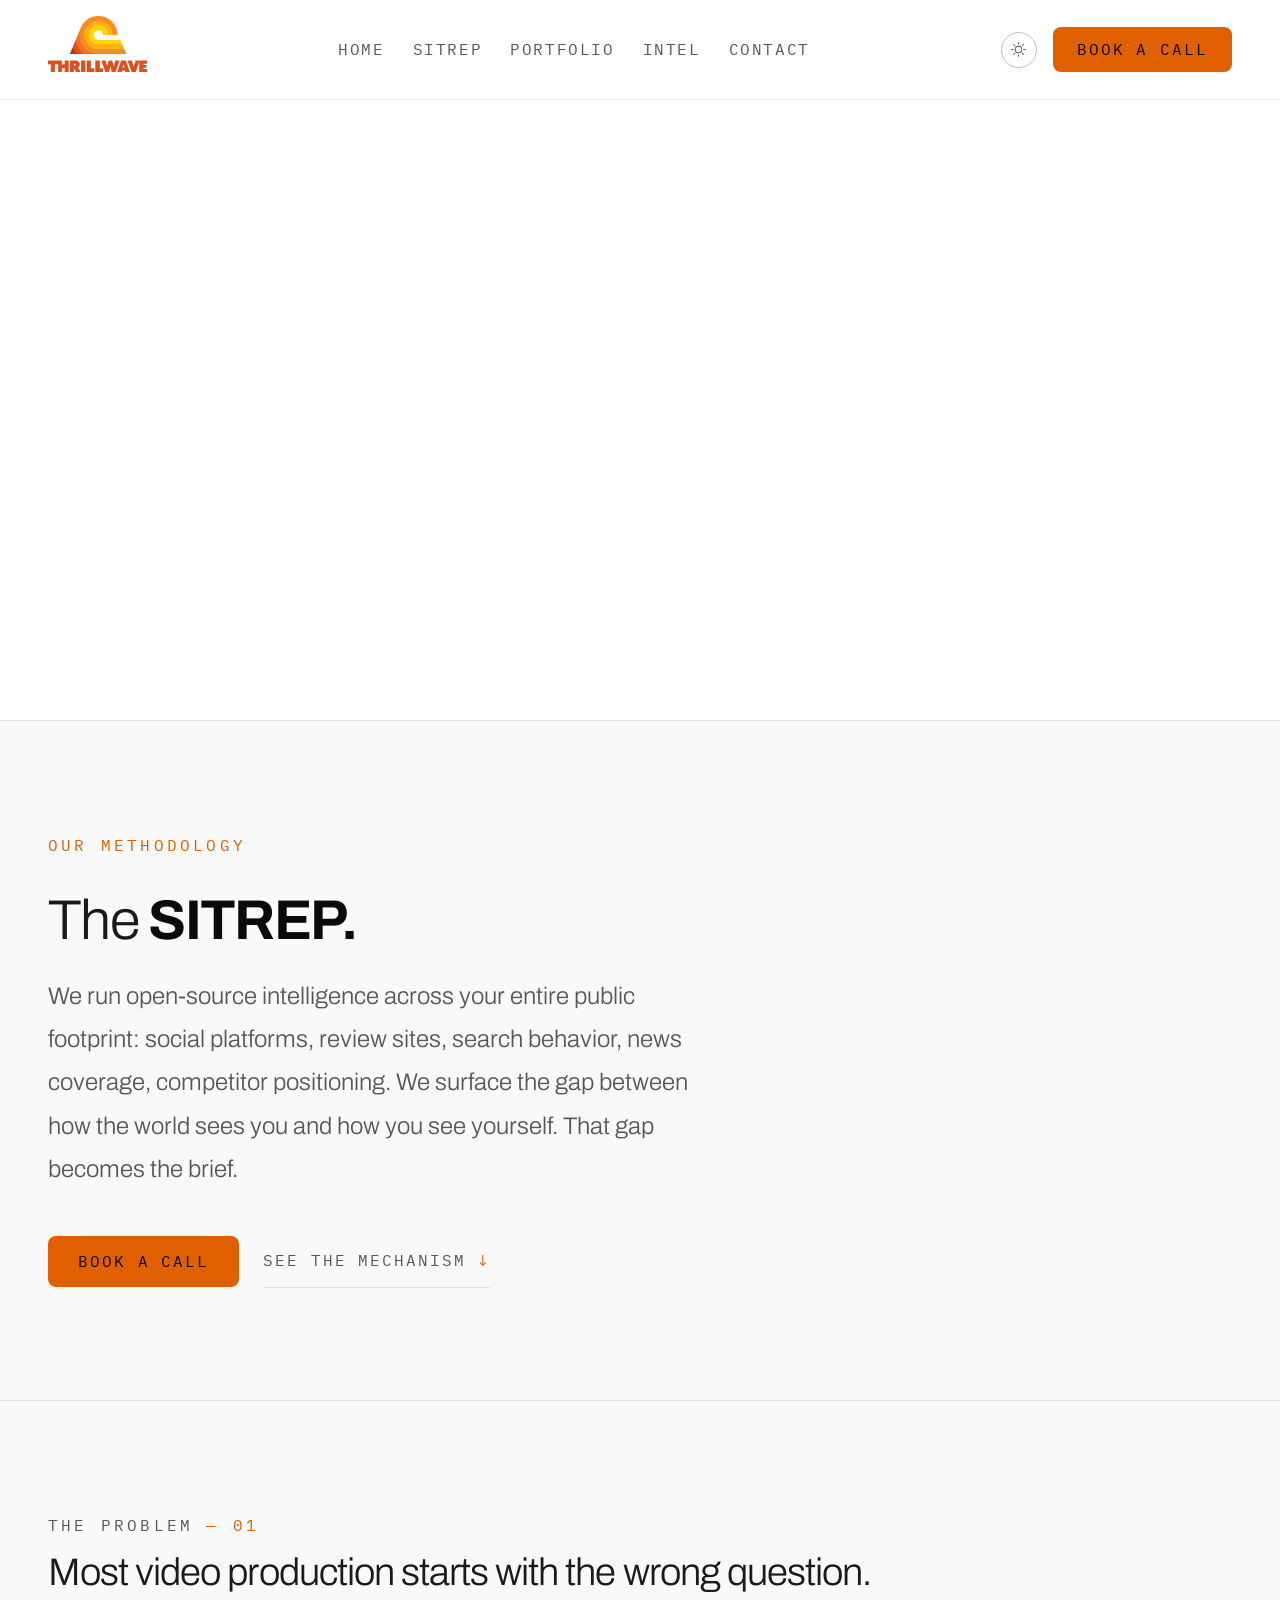
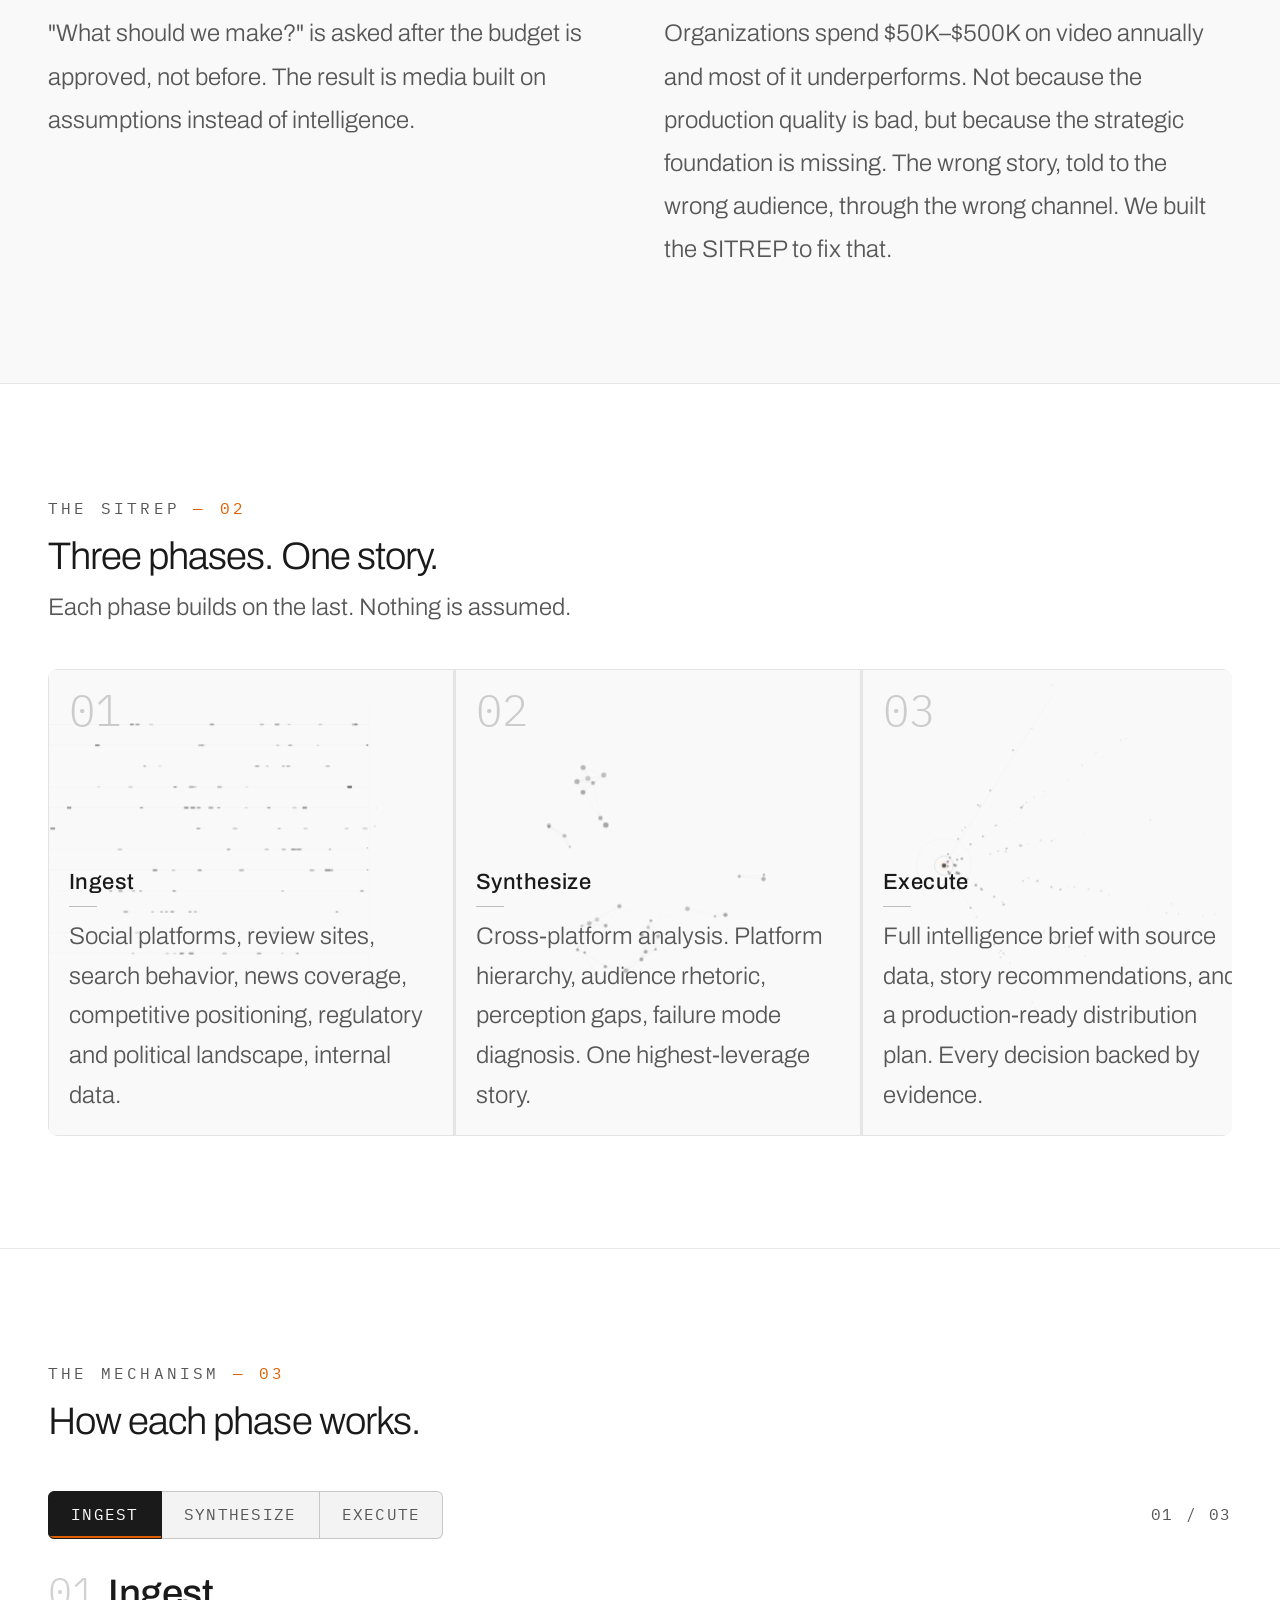
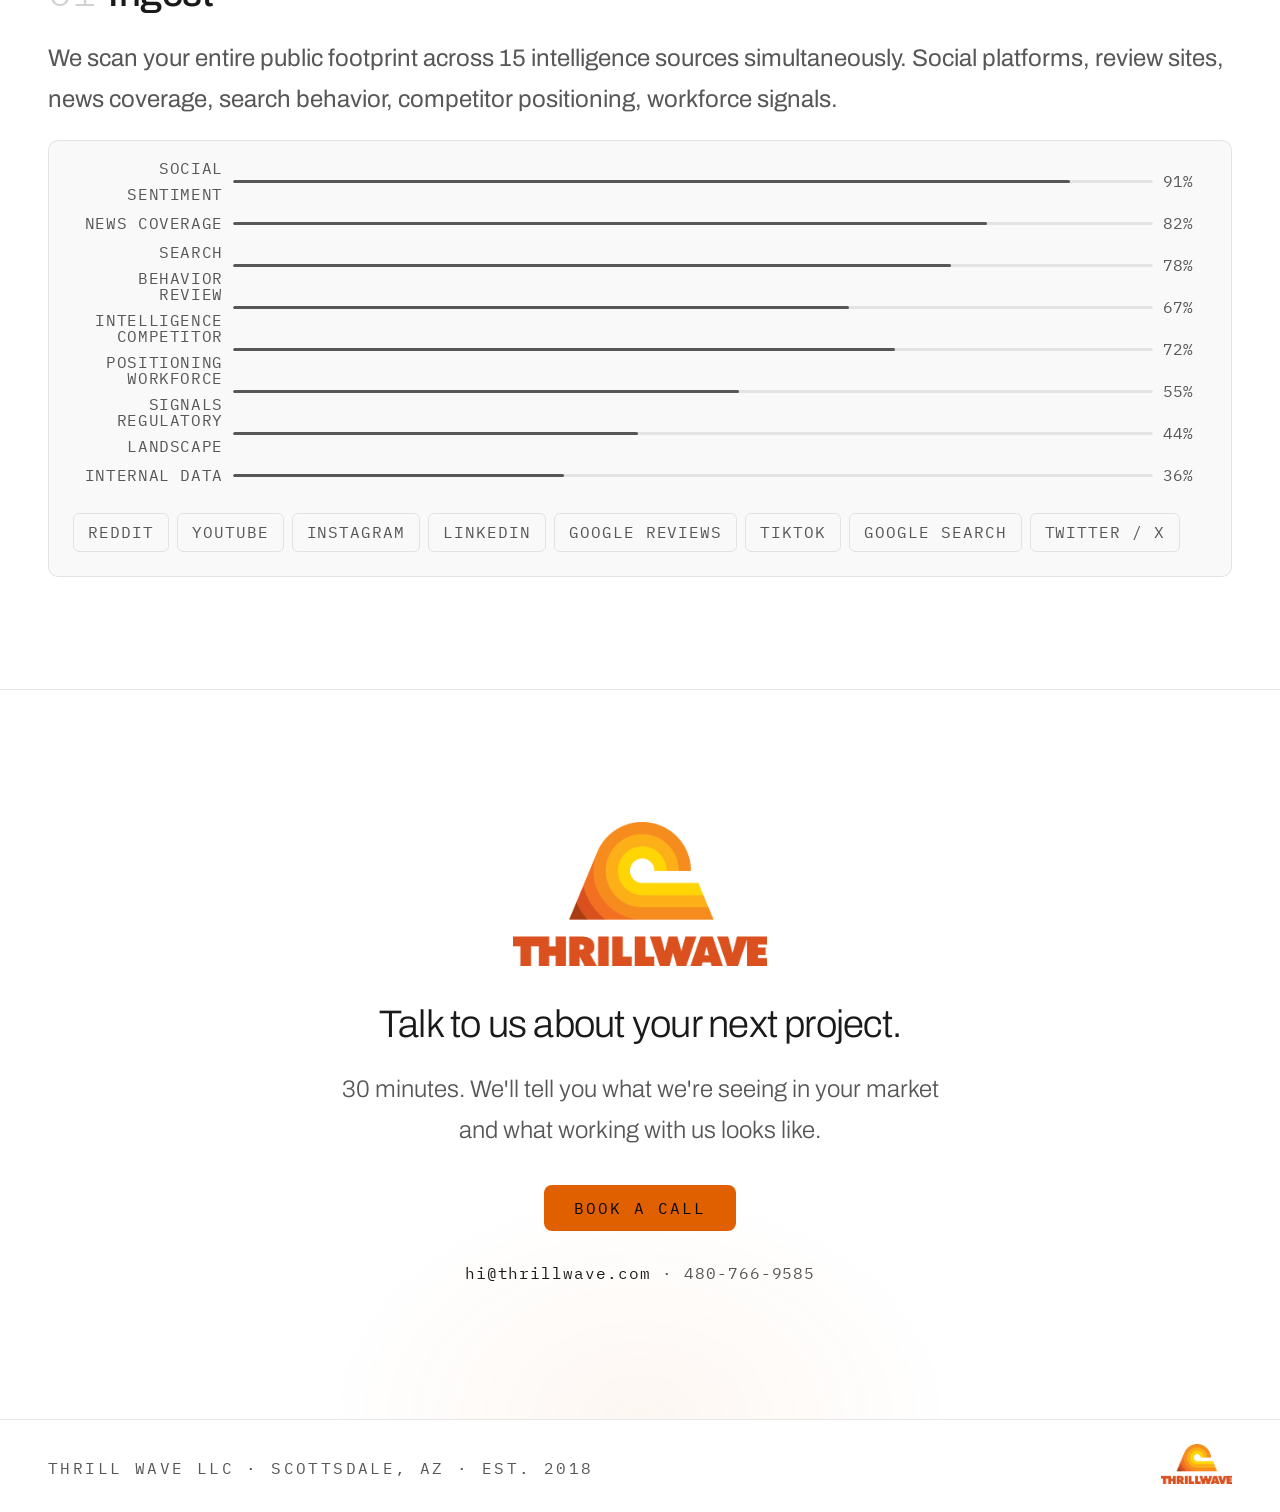
<file: sitrep.html>
<!doctype html>
<html lang="en">
  <head>
    <meta charset="UTF-8" />
    <meta name="viewport" content="width=device-width, initial-scale=1.0" />
    <title>
      The SITREP — How Thrill Wave Works | Research-Driven Video Production
    </title>
    <meta
      name="description"
      content="Every Thrill Wave engagement starts with a SITREP. We run open-source intelligence across your entire public footprint and surface the gap between how the world sees you and how you see yourself."
    />
    <link rel="preconnect" href="https://fonts.googleapis.com" />
    <link
      href="https://fonts.googleapis.com/css2?family=Archivo:wght@300;400;500;600;700;900&family=IBM+Plex+Mono:wght@300;400;500&display=swap"
      rel="stylesheet"
    />
    <link rel="stylesheet" href="styles.css" />
    <script src="theme.js"></script>
  </head>
  <body class="sitrep-page">
    <div id="site-nav"></div>

    <!-- HERO -->
    <section class="hero" style="min-height: 80vh">
      <div class="hero-bg">
        <video
          autoplay
          muted
          loop
          playsinline
          style="
            position: absolute;
            inset: 0;
            width: 100%;
            height: 100%;
            object-fit: cover;
          "
        >
          <source src="assets/sitrep_welcome.mp4" type="video/mp4" />
        </video>
      </div>
    </section>

    <!-- METHODOLOGY INTRO -->
    <section style="background: var(--near-black); border-top: 1px solid var(--border)">
      <div class="hero-eyebrow mono">Our Methodology</div>
      <h1 class="hero-h1">The <strong>SITREP.</strong></h1>
      <p class="hero-sub">
        We run open-source intelligence across your entire public
        footprint: social platforms, review sites, search behavior, news
        coverage, competitor positioning. We surface the gap between how
        the world sees you and how you see yourself. That gap becomes the
        brief.
      </p>
      <div class="hero-ctas">
        <a href="mailto:hi@thrillwave.com" class="btn-w">Book a Call</a>
        <a href="#mechanism" class="btn-g"
          >See the Mechanism <span class="arrow">↓</span></a
        >
      </div>
    </section>

    <!-- PROBLEM -->
    <section
      style="background: var(--near-black); border-top: 1px solid var(--border)"
    >
      <div class="s-label">The Problem <span class="s-num">— 01</span></div>
      <h2 class="s-title">
        Most video production starts with the wrong question.
      </h2>
      <div class="sitrep-problem-cols">
        <p class="s-body">"What should we make?" is asked after the budget is approved, not before. The result is media built on assumptions instead of intelligence.</p>
        <p class="s-body">Organizations spend $50K–$500K on video annually and most of it underperforms. Not because the production quality is bad, but because the strategic foundation is missing. The wrong story, told to the wrong audience, through the wrong channel. We built the SITREP to fix that.</p>
      </div>
    </section>

    <!-- PROCESS TRIPTYCH -->
    <section style="border-top: 1px solid var(--border)">
      <div class="s-label">The SITREP <span class="s-num">— 02</span></div>
      <h2 class="s-title" style="margin-bottom: 8px">
        Three phases. One story.
      </h2>
      <p class="s-body" style="margin-bottom: 40px">
        Each phase builds on the last. Nothing is assumed.
      </p>
      <div class="triptych">
        <div class="tri-card">
          <div class="tri-num mono">01</div>
          <canvas id="c1"></canvas>
          <div class="tri-bottom">
            <div class="tri-name">Ingest</div>
            <div class="tri-divider"></div>
            <div class="tri-desc">
              Social platforms, review sites, search behavior, news coverage,
              competitive positioning, regulatory and political landscape,
              internal data.
            </div>
          </div>
        </div>
        <div class="tri-card">
          <div class="tri-num mono">02</div>
          <canvas id="c2"></canvas>
          <div class="tri-bottom">
            <div class="tri-name">Synthesize</div>
            <div class="tri-divider"></div>
            <div class="tri-desc">
              Cross-platform analysis. Platform hierarchy, audience rhetoric,
              perception gaps, failure mode diagnosis. One highest-leverage
              story.
            </div>
          </div>
        </div>
        <div class="tri-card">
          <div class="tri-num mono">03</div>
          <canvas id="c3"></canvas>
          <div class="tri-bottom">
            <div class="tri-name">Execute</div>
            <div class="tri-divider"></div>
            <div class="tri-desc">
              Full intelligence brief with source data, story
              recommendations, and a production-ready distribution plan.
              Every decision backed by evidence.
            </div>
          </div>
        </div>
      </div>
    </section>

    <!-- MECHANISM WIDGET (AUTO-TIMER) -->
    <section id="mechanism" style="border-top: 1px solid var(--border)">
      <div class="s-label">The Mechanism <span class="s-num">— 03</span></div>
      <h2 class="s-title" style="margin-bottom: 48px">How each phase works.</h2>

      <div class="mech-top">
        <div class="mech-pills">
          <div class="mech-pill active" onclick="mechShow(0)">
            Ingest
            <div class="mech-pill-bar">
              <div class="mech-pill-bar-fill" id="mpbar0"></div>
            </div>
          </div>
          <div class="mech-pill" onclick="mechShow(1)">
            Synthesize
            <div class="mech-pill-bar">
              <div class="mech-pill-bar-fill" id="mpbar1"></div>
            </div>
          </div>
          <div class="mech-pill" onclick="mechShow(2)">
            Execute
            <div class="mech-pill-bar">
              <div class="mech-pill-bar-fill" id="mpbar2"></div>
            </div>
          </div>
        </div>
        <div class="mech-counter mono" id="mech-counter">01 / 03</div>
      </div>

      <div class="mech-stage active" id="ms0">
        <div class="mech-stage-header">
          <span class="mech-stage-num mono">01</span
          ><span class="mech-stage-name">Ingest</span>
        </div>
        <p class="mech-stage-desc">
          We scan your entire public footprint across 15 intelligence sources
          simultaneously. Social platforms, review sites, news coverage, search
          behavior, competitor positioning, workforce signals.
        </p>
        <div class="mech-viz">
          <div class="mech-streams" id="mech-streams"></div>
          <div class="mech-tags" id="mech-tags"></div>
        </div>
      </div>

      <div class="mech-stage" id="ms1">
        <div class="mech-stage-header">
          <span class="mech-stage-num mono">02</span
          ><span class="mech-stage-name">Synthesize</span>
        </div>
        <p class="mech-stage-desc">
          Every source cross-referenced. We rank platforms by real engagement
          density, analyze actual audience rhetoric from comments, detect
          contradictions across channels, and diagnose which failure mode your
          current media strategy is at risk of.
        </p>
        <div class="mech-viz">
          <div class="mech-synth-grid" id="mech-synth"></div>
          <div style="margin-top: 16px">
            <div
              style="
                display: flex;
                justify-content: space-between;
                align-items: center;
                margin-bottom: 6px;
              "
            >
              <span
                class="mono"
                style="
                  font-size: var(--fs-body);
                  letter-spacing: 0.1em;
                  text-transform: uppercase;
                  color: var(--gray);
                "
                >Intelligence coverage</span
              >
              <span
                class="mono"
                style="font-size: var(--fs-body); color: var(--gray)"
                id="mech-conf-val"
                >0%</span
              >
            </div>
            <div class="mech-conf-bar">
              <div class="mech-conf-fill" id="mech-conf-fill"></div>
            </div>
          </div>
        </div>
      </div>

      <div class="mech-stage" id="ms2">
        <div class="mech-stage-header">
          <span class="mech-stage-num mono">03</span
          ><span class="mech-stage-name">Execute</span>
        </div>
        <p class="mech-stage-desc">
          The SITREP delivers a full intelligence brief, not a summary deck.
          Source data, competitive mapping, story recommendations with target
          audiences, and a distribution strategy built from where your audience
          actually lives.
        </p>
        <div class="mech-viz">
          <div class="mech-exec-timeline" id="mech-exec"></div>
        </div>
      </div>
    </section>

    <div id="site-footer"></div>

    <!-- MECHANISM WIDGET JS — DOMContentLoaded, independent of external scripts -->
    <script>
      document.addEventListener("DOMContentLoaded", function () {
        var streams = [
          { label: "Social sentiment", w: 91 },
          { label: "News coverage", w: 82 },
          { label: "Search behavior", w: 78 },
          { label: "Review intelligence", w: 67 },
          { label: "Competitor positioning", w: 72 },
          { label: "Workforce signals", w: 55 },
          { label: "Regulatory landscape", w: 44 },
          { label: "Internal data", w: 36 },
        ];
        var tags = [
          "Reddit",
          "YouTube",
          "Instagram",
          "LinkedIn",
          "Google Reviews",
          "TikTok",
          "Google Search",
          "Twitter / X",
        ];
        var synthCards = [
          {
            label: "Platforms ranked",
            val: "11",
            sub: "Primary channel identified by engagement density",
          },
          {
            label: "Perception gaps",
            val: "6",
            sub: "Mismatches between public view and org messaging",
          },
          {
            label: "Failure modes assessed",
            val: "4",
            sub: "Gut instinct · Copycat · Vendor-pitched · No distribution",
          },
          {
            label: "Story recommendations",
            val: "3–5",
            sub: "With target audiences and distribution strategy",
          },
        ];
        var execSteps = [
          {
            phase: "Intelligence brief",
            text: "Full landscape analysis with competitive mapping, source data, and platform hierarchy",
            status: "Complete",
          },
          {
            phase: "Story recommendations",
            text: "3–5 productions with formats, target audiences, and evidence backing each one",
            status: "Complete",
          },
          {
            phase: "Production plan",
            text: "Shot plan, subject coordination, and creative direction grounded in SITREP findings",
            status: "Complete",
          },
          {
            phase: "Distribution strategy",
            text: "Platform-specific plan built from where your audience actually lives",
            status: "Complete",
          },
        ];

        function buildStreams() {
          var c = document.getElementById("mech-streams");
          if (!c) return;
          c.innerHTML = "";
          streams.forEach(function (s, i) {
            var d = document.createElement("div");
            d.className = "mech-stream";
            d.innerHTML =
              '<span class="mech-stream-label">' +
              s.label +
              '</span><div class="mech-stream-bar"><div class="mech-stream-bar-bg"></div><div class="mech-stream-bar-fill" style="width:0%" id="msf' +
              i +
              '"></div></div><span class="mech-stream-val" id="msv' +
              i +
              '">0%</span>';
            c.appendChild(d);
          });
          setTimeout(function () {
            streams.forEach(function (s, i) {
              setTimeout(function () {
                var fill = document.getElementById("msf" + i);
                var val = document.getElementById("msv" + i);
                if (fill) fill.style.width = s.w + "%";
                if (val) val.textContent = s.w + "%";
              }, i * 80);
            });
          }, 100);
        }

        function buildTags() {
          var c = document.getElementById("mech-tags");
          if (!c) return;
          c.innerHTML = "";
          tags.forEach(function (t, i) {
            var d = document.createElement("div");
            d.className = "mech-tag";
            d.textContent = t;
            d.style.animationDelay = i * 0.08 + 0.6 + "s";
            c.appendChild(d);
          });
        }

        function buildSynth() {
          var c = document.getElementById("mech-synth");
          if (!c) return;
          c.innerHTML = "";
          synthCards.forEach(function (s, i) {
            var d = document.createElement("div");
            d.className = "mech-synth-card";
            d.style.opacity = "0";
            d.style.animation = "fadeUp .4s ease " + i * 0.15 + "s forwards";
            d.innerHTML =
              '<div class="mech-synth-label">' +
              s.label +
              '</div><div class="mech-synth-val">' +
              s.val +
              '</div><div class="mech-synth-sub">' +
              s.sub +
              "</div>";
            c.appendChild(d);
          });
          setTimeout(function () {
            var fill = document.getElementById("mech-conf-fill");
            var val = document.getElementById("mech-conf-val");
            if (fill) fill.style.width = "87%";
            if (val) val.textContent = "87%";
          }, 400);
        }

        function buildExec() {
          var c = document.getElementById("mech-exec");
          if (!c) return;
          c.innerHTML = "";
          var statuses = ["done", "done", "done", "done"];
          execSteps.forEach(function (s, i) {
            var d = document.createElement("div");
            d.className = "mech-exec-step";
            d.style.animationDelay = i * 0.12 + "s";
            d.style.transform = "translateX(12px)";
            d.innerHTML =
              '<div class="mech-exec-dot ' +
              statuses[i] +
              '"></div><div><div class="mech-exec-phase">' +
              s.phase +
              '</div><div class="mech-exec-text">' +
              s.text +
              '</div></div><div class="mech-exec-status">' +
              s.status +
              "</div>";
            c.appendChild(d);
          });
        }

        var mechActive = 0,
          mechTimer;

        window.mechShow = function (n) {
          mechActive = n;
          document.querySelectorAll(".mech-pill").forEach(function (p, i) {
            p.classList.toggle("active", i === n);
            var bar = document.getElementById("mpbar" + i);
            if (!bar) return;
            bar.style.transition = "none";
            bar.style.width = "0";
            if (i === n) {
              setTimeout(function () {
                bar.style.transition = "width 4.5s linear";
                bar.style.width = "100%";
              }, 20);
            }
          });
          document.querySelectorAll(".mech-stage").forEach(function (s, i) {
            s.classList.toggle("active", i === n);
          });
          var counter = document.getElementById("mech-counter");
          if (counter) counter.textContent = "0" + (n + 1) + " / 03";
          if (n === 0) {
            buildStreams();
            buildTags();
          }
          if (n === 1) {
            buildSynth();
          }
          if (n === 2) {
            buildExec();
          }
          clearInterval(mechTimer);
          mechTimer = setInterval(function () {
            mechShow((mechActive + 1) % 3);
          }, 5500);
        };

        mechShow(0);
      });
    </script>

    <script src="triptych.js"></script>
    <script src="includes.js"></script>
    <script src="menu.js"></script>
  </body>
</html>
</file>
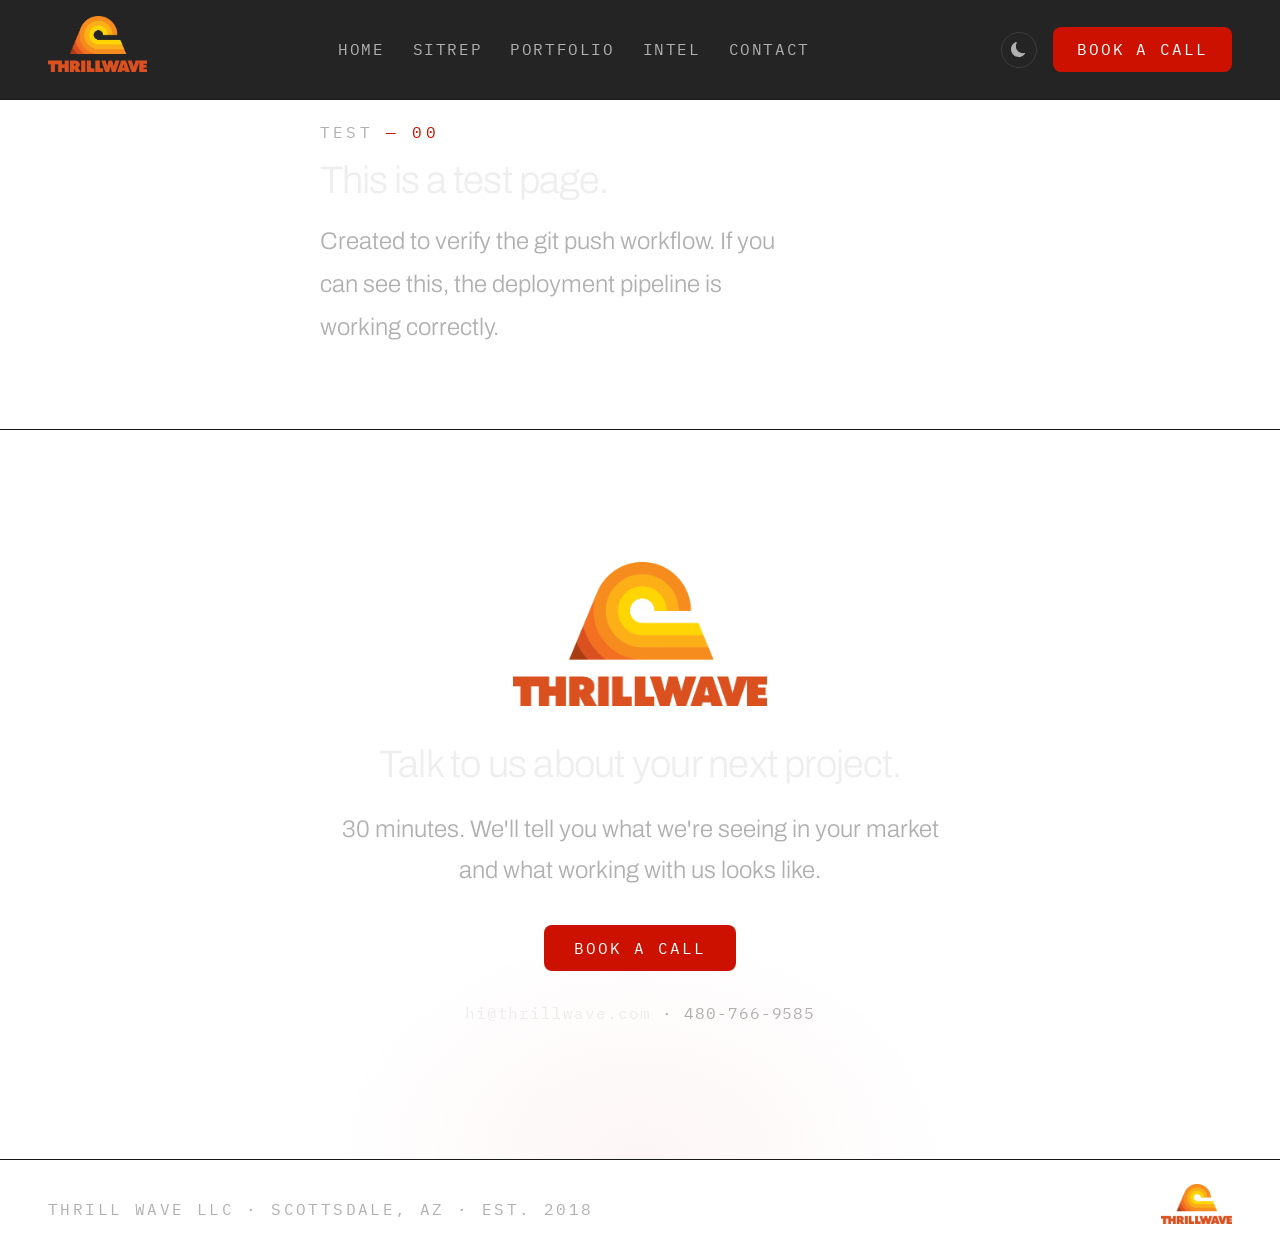
<file: test.html>
<!doctype html>
<html lang="en">
  <head>
    <meta charset="UTF-8" />
    <meta name="viewport" content="width=device-width, initial-scale=1.0" />
    <title>Test Page — Thrill Wave</title>
    <link rel="preconnect" href="https://fonts.googleapis.com" />
    <link
      href="https://fonts.googleapis.com/css2?family=Archivo:wght@300;400;500;600;700;900&family=IBM+Plex+Mono:wght@300;400;500&display=swap"
      rel="stylesheet"
    />
    <link rel="stylesheet" href="styles.css" />
    <style>
      :root {
        --orange: #cc1100;
        --orange-glow: rgba(204, 17, 0, 0.04);
        --orange-border: rgba(204, 17, 0, 0.1);
      }
    </style>
  </head>
  <body style="background: #fff;">
    <div id="site-nav"></div>

    <section style="padding: 120px 40px 80px; max-width: 720px; margin: 0 auto;">
      <div class="s-label">Test <span class="s-num">— 00</span></div>
      <h2 class="s-title">This is a test page.</h2>
      <p class="s-body">
        Created to verify the git push workflow. If you can see this, the
        deployment pipeline is working correctly.
      </p>
    </section>

    <div id="site-footer"></div>

    <script src="includes.js"></script>
    <script src="menu.js"></script>
  </body>
</html>
</file>
<file: styles.css>
/* ============================================
   THRILL WAVE — GLOBAL STYLES
   ============================================ */
:root {
  /* Backgrounds */
  --black: #060606;
  --near-black: #0c0c0c;
  --dark: #141414;
  --card: #101010;

  /* Borders & UI elements */
  --border: #1a1a1a;
  --border-l: #252525;
  --border-mid: #3a3a3a;

  /* Text — only 3 colors */
  --white: #eee;
  --pure: #fff;
  --gray: #b0b0b0;
  --orange: #e06000;

  /* Orange UI variants */
  --orange-glow: rgba(224, 96, 0, 0.04);
  --orange-border: rgba(224, 96, 0, 0.1);

  /* Font scale — 4 sizes only */
  --fs-title: clamp(36px, 4.5vw, 56px);
  --fs-h1: clamp(26px, 3vw, 42px);
  --fs-h2: 22px;
  --fs-body: 24px;
  --fs-mono: 16px;
}

/* ============================================
   LIGHT MODE OVERRIDES
   Applied when html[data-theme="light"]
   ============================================ */
html[data-theme="light"] {
  /* Backgrounds — true white */
  --black: #ffffff;
  --near-black: #f9f9f9;
  --dark: #f3f3f3;
  --card: #efefef;

  /* Borders */
  --border: rgba(0, 0, 0, 0.09);
  --border-l: rgba(0, 0, 0, 0.18);
  --border-mid: rgba(0, 0, 0, 0.24);

  /* Text */
  --white: #1a1a1a;
  --pure: #0a0a0a;
  --gray: #575757;

  /* Orange variants */
  --orange-glow: rgba(224, 96, 0, 0.05);
  --orange-border: rgba(224, 96, 0, 0.18);
}

/* Nav backdrop — true white */
html[data-theme="light"] nav {
  background: rgba(255, 255, 255, 0.95);
}

/* Triptych cards — border so they're visible on white background */
html[data-theme="light"] .tri-card {
  border: 1px solid var(--border);
}

/* Triptych number labels — visible on white */
html[data-theme="light"] .tri-num {
  color: rgba(0, 0, 0, 0.18);
}

/* Homepage video hero — always white text, no shadows, both modes */
.hero-video .hero-h1 {
  color: #ffffff;
}
.hero-video .hero-h1 strong {
  color: #ffffff;
}
.hero-video .hero-sub {
  color: rgba(255, 255, 255, 0.85);
}
/* Hero video CTA buttons — force white over video in light mode */
html[data-theme="light"] .hero-video .btn-w {
  color: #ffffff;
}
html[data-theme="light"] .hero-video .btn-g {
  color: rgba(255, 255, 255, 0.85);
  border-bottom-color: rgba(255, 255, 255, 0.35);
}
html[data-theme="light"] .hero-video .btn-g:hover {
  color: #ffffff;
  border-bottom-color: var(--orange);
}
/* Solid-background hero sections in light mode — no shadows */
html[data-theme="light"] .hero-eyebrow,
html[data-theme="light"] .hero-h1,
html[data-theme="light"] .hero-sub {
  text-shadow: none;
}

/* Portfolio thumbnail overlay — keep text white over dark thumbnails */
html[data-theme="light"] .port-title {
  color: #ffffff;
}

* {
  margin: 0;
  padding: 0;
  box-sizing: border-box;
}
html {
  scroll-behavior: smooth;
  background: var(--black);
}
body {
  font-family: "Archivo", sans-serif;
  background: var(--black);
  color: var(--gray);
  font-size: var(--fs-body);
  line-height: 1.6;
  overflow-x: hidden;
  -webkit-font-smoothing: antialiased;
}
.mono {
  font-family: "IBM Plex Mono", monospace;
}

/* === NAV === */
nav {
  position: fixed;
  top: 0;
  left: 0;
  right: 0;
  z-index: 100;
  padding: 16px 48px;
  display: flex;
  justify-content: space-between;
  align-items: center;
  backdrop-filter: blur(20px);
  background: rgba(6, 6, 6, 0.88);
  border-bottom: 1px solid var(--border);
}
.nav-wordmark a {
  text-decoration: none;
}
.nav-wordmark img {
  height: 56px;
  opacity: 1;
}
.nav-links {
  display: flex;
  align-items: center;
  gap: 28px;
}
.nav-link {
  font-family: "IBM Plex Mono", monospace;
  font-size: var(--fs-body);
  letter-spacing: 0.1em;
  text-transform: uppercase;
  color: var(--gray);
  text-decoration: none;
  transition: color 0.3s;
}
.nav-link:hover {
  color: var(--white);
}
.nav-cta {
  font-family: "IBM Plex Mono", monospace;
  font-size: var(--fs-body);
  letter-spacing: 0.12em;
  text-transform: uppercase;
  color: var(--pure);
  background: var(--orange);
  padding: 10px 24px;
  border-radius: 8px;
  text-decoration: none;
  transition: all 0.3s;
}

.nav-right {
  display: flex;
  align-items: center;
  gap: 16px;
}

.nav-cta:hover {
  background: var(--white);
  color: var(--black);
}

/* === HERO === */
.hero {
  min-height: 100vh;
  display: flex;
  flex-direction: column;
  justify-content: flex-end;
  padding: 0 48px 96px;
  position: relative;
  overflow: hidden;
}
.hero-bg {
  position: absolute;
  inset: 0;
  background: var(--black);
  overflow: hidden;
}
.hero-bg iframe {
  position: absolute;
  top: 50%;
  left: 50%;
  width: 177.78vh;
  min-width: 100%;
  height: 56.25vw;
  min-height: 100%;
  transform: translate(-50%, -50%);
  border: none;
  pointer-events: none;
}
.hero-video .hero-bg::after {
  content: '';
  position: absolute;
  inset: 0;
  background: rgba(6, 6, 6, 0.6);
  z-index: 1;
}
.hero-content {
  position: relative;
  z-index: 2;
  max-width: 820px;
}
.hero-eyebrow {
  font-family: "IBM Plex Mono", monospace;
  font-size: var(--fs-body);
  letter-spacing: 0.2em;
  color: var(--orange);
  text-transform: uppercase;
  margin-bottom: 32px;
  opacity: 0;
  animation: up 1s ease 0.3s forwards;
}
.hero-h1 {
  font-size: var(--fs-title);
  font-weight: 300;
  line-height: 1.08;
  color: var(--white);
  margin-bottom: 24px;
  letter-spacing: -0.03em;
  opacity: 0;
  animation: up 1s ease 0.5s forwards;
}
.hero-h1 strong {
  font-weight: 700;
  color: var(--pure);
}
.hero-sub {
  font-size: var(--fs-body);
  font-weight: 300;
  color: var(--gray);
  max-width: 560px;
  line-height: 1.8;
  margin-bottom: 44px;
  opacity: 0;
  animation: up 1s ease 0.7s forwards;
}
.hero-ctas {
  display: flex;
  gap: 24px;
  align-items: center;
  opacity: 0;
  animation: up 1s ease 0.9s forwards;
}
.btn-w {
  font-family: "IBM Plex Mono", monospace;
  font-size: var(--fs-body);
  letter-spacing: 0.12em;
  text-transform: uppercase;
  color: var(--pure);
  background: var(--orange);
  padding: 13px 30px;
  border-radius: 8px;
  text-decoration: none;
  transition: all 0.3s;
}
.btn-w:hover {
  background: var(--white);
  color: var(--black);
}
.btn-g {
  font-family: "IBM Plex Mono", monospace;
  font-size: var(--fs-body);
  letter-spacing: 0.12em;
  text-transform: uppercase;
  color: var(--gray);
  text-decoration: none;
  padding: 13px 0;
  border-bottom: 1px solid var(--orange-border);
  transition: all 0.3s;
}
.btn-g:hover {
  color: var(--white);
  border-bottom-color: var(--orange);
}
.arrow {
  color: var(--orange);
}
@keyframes up {
  from {
    opacity: 0;
    transform: translateY(18px);
  }
  to {
    opacity: 1;
    transform: translateY(0);
  }
}

/* === TICKER === */
.ticker {
  border-top: 1px solid var(--border);
  border-bottom: 1px solid var(--border);
  padding: 14px 0;
  overflow: hidden;
  white-space: nowrap;
}
.ticker-track {
  display: inline-flex;
  animation: scroll 40s linear infinite;
}
.ticker-item {
  font-family: "IBM Plex Mono", monospace;
  font-size: var(--fs-body);
  letter-spacing: 0.15em;
  text-transform: uppercase;
  color: var(--gray);
  padding: 0 36px;
}
@keyframes scroll {
  0% {
    transform: translateX(0);
  }
  100% {
    transform: translateX(-50%);
  }
}

/* === SECTION LABELS === */
section {
  padding: 112px 48px;
  position: relative;
}
.s-label {
  font-family: "IBM Plex Mono", monospace;
  font-size: var(--fs-body);
  letter-spacing: 0.2em;
  text-transform: uppercase;
  color: var(--gray);
  margin-bottom: 12px;
}
.s-num {
  color: var(--orange);
}
.s-title {
  font-size: var(--fs-h1);
  font-weight: 300;
  color: var(--white);
  line-height: 1.15;
  letter-spacing: -0.025em;
  margin-bottom: 18px;
  max-width: 680px;
}
.s-body {
  font-size: var(--fs-body);
  font-weight: 300;
  color: var(--gray);
  max-width: 460px;
  line-height: 1.8;
}

/* === FOUR FAILURE MODES === */
.fm-cards {
  display: grid;
  grid-template-columns: repeat(4, 1fr);
  gap: 1px;
  background: var(--border);
  border-radius: 10px;
  overflow: hidden;
  margin-bottom: 20px;
}
.fm-card {
  background: var(--near-black);
  padding: 24px 20px;
  cursor: pointer;
  transition: background 0.3s;
  position: relative;
  min-height: 200px;
  display: flex;
  flex-direction: column;
}
.fm-card:hover,
.fm-card.active {
  background: var(--black);
}
.fm-card.active .fm-num {
  color: var(--gray);
}
.fm-card.active .fm-title {
  color: var(--white);
}
.fm-card.active .fm-bar {
  opacity: 1;
}
.fm-num {
  font-family: "IBM Plex Mono", monospace;
  font-size: 32px;
  font-weight: 300;
  color: var(--border-l);
  line-height: 1;
  margin-bottom: 14px;
  transition: color 0.3s;
}
.fm-title {
  font-size: var(--fs-body);
  font-weight: 600;
  color: var(--gray);
  margin-bottom: 8px;
  transition: color 0.3s;
  line-height: 1.3;
}
.fm-desc {
  font-size: var(--fs-body);
  color: var(--gray);
  line-height: 1.6;
  flex: 1;
}
.fm-bar {
  position: absolute;
  bottom: 0;
  left: 0;
  right: 0;
  height: 2px;
  opacity: 0;
  transition: opacity 0.3s;
}
.fm-bar-fill {
  height: 100%;
  width: 0;
  background: var(--border-mid);
  transition: width 3.5s linear;
}
.fm-card.active .fm-bar-fill {
  width: 100%;
}
.fm-detail {
  background: var(--near-black);
  border: 0.5px solid var(--border);
  border-radius: 10px;
  overflow: hidden;
}
.fm-detail-inner {
  display: none;
  animation: fadeUp 0.35s ease;
}
.fm-detail-inner.active {
  display: flex;
  flex-direction: column;
  gap: 0;
  padding: 28px;
}
@keyframes fadeUp {
  from {
    opacity: 0;
    transform: translateY(6px);
  }
  to {
    opacity: 1;
    transform: translateY(0);
  }
}
.fm-detail-left {
  width: 100%;
  min-width: 0;
  padding-bottom: 24px;
  margin-bottom: 24px;
  border-bottom: 1px solid var(--border);
}
.fm-detail-right {
  width: 100%;
  flex-shrink: unset;
  display: grid;
  grid-template-columns: 1fr 1fr;
  column-gap: 32px;
  row-gap: 0;
  align-items: start;
}
.fm-detail-right .fm-detail-label {
  grid-column: 1 / -1;
  margin-bottom: 4px;
}
.fm-detail-right > div:last-child {
  grid-column: 1 / -1;
  display: grid;
  grid-template-columns: 1fr 1fr;
  gap: 8px;
  margin-top: 16px;
}
.fm-detail-label {
  font-family: "IBM Plex Mono", monospace;
  font-size: var(--fs-body);
  letter-spacing: 0.15em;
  text-transform: uppercase;
  color: var(--gray);
  margin-bottom: 8px;
}
.fm-detail-h {
  font-size: var(--fs-h2);
  font-weight: 500;
  color: var(--white);
  margin-bottom: 8px;
  line-height: 1.3;
}
.fm-detail-p {
  font-size: var(--fs-body);
  color: var(--gray);
  line-height: 1.7;
}
.fm-symptom {
  display: flex;
  align-items: flex-start;
  gap: 10px;
  padding: 6px 0;
}
.fm-symptom-dot {
  width: 6px;
  height: 6px;
  border-radius: 50%;
  margin-top: 7px;
  flex-shrink: 0;
}
.fm-symptom-dot.red {
  background: #c04030;
}
.fm-symptom-dot.amber {
  background: #b07020;
}
.fm-symptom-text {
  font-size: var(--fs-body);
  color: var(--gray);
  line-height: 1.5;
}
.fm-stat-row {
  display: flex;
  align-items: baseline;
  gap: 10px;
  padding: 10px 14px;
  background: var(--black);
  border-radius: 6px;
}
.fm-stat-val {
  font-family: "IBM Plex Mono", monospace;
  font-size: var(--fs-h2);
  font-weight: 500;
  color: var(--white);
}
.fm-stat-label {
  font-size: var(--fs-body);
  color: var(--gray);
}

/* === TRIPTYCH === */
.triptych {
  display: grid;
  grid-template-columns: repeat(3, 1fr);
  gap: 1px;
  background: var(--border);
  border-radius: 10px;
  overflow: hidden;
}
.tri-card {
  background: var(--near-black);
  position: relative;
  aspect-ratio: 1 / 1.15;
}
.tri-card canvas {
  display: block;
  width: 100%;
  height: 100%;
}
.tri-num {
  position: absolute;
  top: 18px;
  left: 20px;
  font-family: "IBM Plex Mono", monospace;
  font-size: 44px;
  font-weight: 300;
  color: var(--border);
  line-height: 1;
  z-index: 2;
}
.tri-bottom {
  position: absolute;
  bottom: 0;
  left: 0;
  right: 0;
  padding: 20px;
  z-index: 2;
}
.tri-name {
  font-size: var(--fs-h2);
  font-weight: 500;
  color: var(--white);
  margin-bottom: 6px;
  letter-spacing: 0.02em;
}
.tri-divider {
  width: 28px;
  height: 1px;
  background: var(--border-mid);
  margin-bottom: 10px;
}
.tri-desc {
  font-size: var(--fs-body);
  font-weight: 300;
  color: var(--gray);
  line-height: 1.65;
}

/* === MECHANISM WIDGET === */
.mech-top {
  display: flex;
  align-items: center;
  justify-content: space-between;
  margin-bottom: 24px;
}
.mech-pills {
  display: flex;
  gap: 0;
}
.mech-pill {
  font-family: "IBM Plex Mono", monospace;
  font-size: var(--fs-body);
  letter-spacing: 0.08em;
  padding: 10px 22px;
  background: var(--dark);
  border: 1px solid var(--border-l);
  color: var(--gray);
  cursor: pointer;
  transition: all 0.3s;
  text-transform: uppercase;
  position: relative;
  overflow: hidden;
}
.mech-pill:first-child {
  border-radius: 6px 0 0 6px;
}
.mech-pill:last-child {
  border-radius: 0 6px 6px 0;
}
.mech-pill:not(:first-child) {
  border-left: none;
}
.mech-pill:hover {
  color: var(--white);
}
.mech-pill.active {
  background: var(--white);
  color: var(--black);
  border-color: var(--white);
}
.mech-pill-bar {
  position: absolute;
  bottom: 0;
  left: 0;
  right: 0;
  height: 2px;
}
.mech-pill-bar-fill {
  height: 100%;
  width: 0;
  background: var(--orange);
  transition: width 4.5s linear;
}
.mech-pill.active .mech-pill-bar-fill {
  width: 100%;
}
.mech-counter {
  font-family: "IBM Plex Mono", monospace;
  font-size: var(--fs-body);
  color: var(--gray);
  letter-spacing: 0.1em;
}
.mech-stage {
  display: none;
  animation: fadeUp 0.4s ease;
}
.mech-stage.active {
  display: block;
}
.mech-stage-header {
  display: flex;
  align-items: baseline;
  gap: 12px;
  margin-bottom: 14px;
}
.mech-stage-num {
  font-family: "IBM Plex Mono", monospace;
  font-size: 40px;
  font-weight: 300;
  color: var(--border-l);
  line-height: 1;
}
.mech-stage-name {
  font-size: var(--fs-h1);
  font-weight: 500;
  color: var(--white);
  letter-spacing: -0.01em;
}
.mech-stage-desc {
  font-size: var(--fs-body);
  color: var(--gray);
  line-height: 1.7;
  max-width: 100%;
  margin-bottom: 20px;
}
.mech-viz {
  background: var(--near-black);
  border: 1px solid var(--border);
  border-radius: 10px;
  padding: 24px;
  position: relative;
  overflow: hidden;
  min-height: 200px;
}
.mech-streams {
  display: flex;
  flex-direction: column;
  gap: 8px;
  margin-bottom: 20px;
}
.mech-stream {
  display: flex;
  align-items: center;
  gap: 10px;
  height: 34px;
}
.mech-stream-label {
  font-family: "IBM Plex Mono", monospace;
  font-size: var(--fs-body);
  color: var(--gray);
  width: 150px;
  text-align: right;
  flex-shrink: 0;
  letter-spacing: 0.04em;
  text-transform: uppercase;
}
.mech-stream-bar {
  height: 3px;
  border-radius: 2px;
  position: relative;
  flex: 1;
  overflow: hidden;
}
.mech-stream-bar-bg {
  position: absolute;
  inset: 0;
  background: var(--border);
  border-radius: 2px;
}
.mech-stream-bar-fill {
  position: absolute;
  top: 0;
  left: 0;
  height: 100%;
  border-radius: 2px;
  background: var(--gray);
  transition: width 1.2s cubic-bezier(0.22, 1, 0.36, 1);
}
.mech-stream-val {
  font-family: "IBM Plex Mono", monospace;
  font-size: var(--fs-body);
  color: var(--gray);
  width: 44px;
  flex-shrink: 0;
}
.mech-tags {
  display: flex;
  flex-wrap: wrap;
  gap: 8px;
  margin-top: 16px;
}
.mech-tag {
  font-family: "IBM Plex Mono", monospace;
  font-size: var(--fs-body);
  letter-spacing: 0.06em;
  padding: 6px 14px;
  border: 1px solid var(--border);
  color: var(--gray);
  border-radius: 6px;
  text-transform: uppercase;
  opacity: 0;
  animation: tagIn 0.3s ease forwards;
}
@keyframes tagIn {
  to {
    opacity: 1;
  }
}
.mech-synth-grid {
  display: grid;
  grid-template-columns: 1fr 1fr;
  gap: 12px;
}
.mech-synth-card {
  border: 1px solid var(--border);
  border-radius: 8px;
  padding: 18px;
  background: var(--black);
}
.mech-synth-label {
  font-family: "IBM Plex Mono", monospace;
  font-size: var(--fs-body);
  letter-spacing: 0.1em;
  text-transform: uppercase;
  color: var(--gray);
  margin-bottom: 8px;
}
.mech-synth-val {
  font-size: var(--fs-h2);
  font-weight: 500;
  color: var(--white);
}
.mech-synth-sub {
  font-size: var(--fs-body);
  color: var(--gray);
  margin-top: 4px;
}
.mech-conf-bar {
  height: 4px;
  background: var(--border);
  border-radius: 2px;
  margin-top: 12px;
  overflow: hidden;
}
.mech-conf-fill {
  height: 100%;
  border-radius: 2px;
  background: var(--orange);
  width: 0;
  transition: width 1.5s cubic-bezier(0.22, 1, 0.36, 1);
}
.mech-exec-timeline {
  display: flex;
  flex-direction: column;
  gap: 0;
}
.mech-exec-step {
  display: flex;
  gap: 14px;
  padding: 16px 0;
  border-bottom: 1px solid var(--border);
  opacity: 0;
  animation: slideIn 0.4s ease forwards;
}
.mech-exec-step:last-child {
  border-bottom: none;
}
@keyframes slideIn {
  to {
    opacity: 1;
    transform: translateX(0);
  }
}
.mech-exec-dot {
  width: 8px;
  height: 8px;
  border-radius: 50%;
  margin-top: 6px;
  flex-shrink: 0;
}
.mech-exec-dot.pending {
  background: var(--border-l);
}
.mech-exec-dot.active {
  background: var(--orange);
}
.mech-exec-dot.done {
  background: var(--white);
}
.mech-exec-phase {
  font-family: "IBM Plex Mono", monospace;
  font-size: var(--fs-body);
  letter-spacing: 0.08em;
  text-transform: uppercase;
  color: var(--gray);
  margin-bottom: 2px;
}
.mech-exec-text {
  font-size: var(--fs-body);
  color: var(--gray);
  line-height: 1.5;
}
.mech-exec-status {
  font-family: "IBM Plex Mono", monospace;
  font-size: var(--fs-body);
  color: var(--gray);
  margin-left: auto;
  flex-shrink: 0;
  align-self: center;
}

/* === VERTICALS === */
.vert {
  background: var(--near-black);
  border-top: 1px solid var(--border);
}
.vert-hdr {
  margin-bottom: 48px;
}
.vert-grid {
  display: grid;
  grid-template-columns: repeat(3, 1fr);
  gap: 1px;
  background: var(--border);
}
.v-tile {
  background: var(--black);
  padding: 32px 24px;
  transition: background 0.4s;
  position: relative;
}
.v-tile:hover {
  background: var(--dark);
}
.v-tile::before {
  content: "";
  position: absolute;
  top: 0;
  left: 0;
  width: 0;
  height: 1px;
  background: var(--gray);
  transition: width 0.4s;
}
.v-tile:hover::before {
  width: 100%;
}
.v-tile h3 {
  font-size: var(--fs-h2);
  font-weight: 600;
  color: var(--white);
  margin-bottom: 8px;
}
.v-tile p {
  font-family: "IBM Plex Mono", monospace;
  font-size: var(--fs-body);
  color: var(--gray);
  letter-spacing: 0.02em;
  line-height: 1.6;
}

/* === CLIENT LOGO TICKER === */
.client-ticker-section {
  background: var(--near-black);
  margin-top: -1px;
}
.client-ticker-wrap {
  background: #0a0a0a;
  padding: 14px 0;
  overflow: hidden;
  position: relative;
}
/* Fade edges */
.client-ticker-wrap::before,
.client-ticker-wrap::after {
  content: "";
  position: absolute;
  top: 0;
  width: 120px;
  height: 100%;
  z-index: 2;
  pointer-events: none;
}
.client-ticker-wrap::before {
  left: 0;
  background: linear-gradient(to right, #0a0a0a, transparent);
}
.client-ticker-wrap::after {
  right: 0;
  background: linear-gradient(to left, #0a0a0a, transparent);
}
.client-ticker {
  overflow: hidden;
  width: 100%;
}
.client-ticker-track {
  display: flex;
  align-items: center;
  gap: 72px;
  width: max-content;
  animation: client-scroll 36s linear infinite;
  will-change: transform;
}
.client-ticker-wrap:hover .client-ticker-track {
  animation-play-state: paused;
}
.client-logo {
  height: 32px;
  width: auto;
  flex-shrink: 0;
  object-fit: contain;
  filter: grayscale(1) brightness(3) opacity(0.4);
  transition: filter 0.25s;
}
.client-logo.logo-lg {
  height: 46px;
}
.client-logo.logo-xl {
  height: 62px;
}
.client-logo:hover {
  filter: grayscale(1) brightness(3) opacity(0.75);
}
@keyframes client-scroll {
  from { transform: translateX(0); }
  to   { transform: translateX(-50%); }
}
/* Light mode ticker — matches verticals section bg, dark logos */
html[data-theme="light"] .client-ticker-section {
  background: #f3f3f3;
}
html[data-theme="light"] .client-ticker-wrap {
  background: #f3f3f3;
}
html[data-theme="light"] .client-ticker-wrap::before {
  background: linear-gradient(to right, #f3f3f3, transparent);
}
html[data-theme="light"] .client-ticker-wrap::after {
  background: linear-gradient(to left, #f3f3f3, transparent);
}
html[data-theme="light"] .client-ticker-label {
  color: rgba(0, 0, 0, 0.3);
}
html[data-theme="light"] .client-logo {
  filter: grayscale(1) invert(1) brightness(0.15) opacity(0.55);
}
html[data-theme="light"] .client-logo:hover {
  filter: grayscale(1) invert(1) brightness(0.15) opacity(0.85);
}

/* === PROOF === */
.proof {
  border-top: 1px solid var(--border);
}
.proof-points {
  display: grid;
  grid-template-columns: 1fr 1fr;
  gap: 0 64px;
  margin: 32px 0 56px;
  max-width: 60%;
}
.proof-point {
  font-size: var(--fs-body);
  color: var(--gray);
  font-weight: 300;
  line-height: 1.7;
  padding: 20px 0;
  border-top: 1px solid var(--border);
}
.vid-ph {
  position: relative;
  width: 100%;
  aspect-ratio: 16 / 9;
  background: var(--near-black);
  border-radius: 8px;
  overflow: hidden;
  margin-bottom: 64px;
}
.vid-ph iframe {
  position: absolute;
  inset: 0;
  width: 100%;
  height: 100%;
  border: none;
}
.vid-ph span {
  font-family: "IBM Plex Mono", monospace;
  font-size: var(--fs-body);
  color: var(--gray);
  letter-spacing: 0.15em;
  text-transform: uppercase;
}
.diff {
  padding: 24px 0;
  border-top: 1px solid var(--border);
  display: flex;
  align-items: center;
  gap: 14px;
}
.diff-dot {
  width: 6px;
  height: 6px;
  border-radius: 50%;
  background: var(--orange);
  flex-shrink: 0;
}
.diff p {
  font-size: var(--fs-body);
  font-weight: 500;
  color: var(--gray);
}

/* === SITREP PAGE OVERRIDES === */
.sitrep-page .s-title,
.sitrep-page .hero-h1 {
  max-width: 900px;
}
.sitrep-page .s-body,
.sitrep-page .hero-sub {
  max-width: 672px;
}
.sitrep-problem-cols {
  display: grid;
  grid-template-columns: 1fr 1fr;
  gap: 48px;
  margin-top: 16px;
}
.sitrep-problem-cols .s-body {
  max-width: 100%;
}

/* Intel fallback image: no filter, no overlay — show clean */
.intel-card-img.has-default img,
.intel-feat-img-inner.has-default img {
  filter: none;
}
.intel-card-img.has-default::after,
.intel-feat-img-inner.has-default::after {
  content: none;
  position: absolute;
  inset: 0;
  background: none;
  pointer-events: none;
}

/* === CTA === */
.cta {
  padding: 132px 48px;
  text-align: center;
  border-top: 1px solid var(--border);
  position: relative;
}
.cta::before {
  content: "";
  position: absolute;
  inset: 0;
  background: radial-gradient(
    ellipse 35% 45% at 50% 100%,
    var(--orange-glow) 0%,
    transparent 70%
  );
  pointer-events: none;
}
.cta-logo {
  margin-bottom: 16px;
}
.cta-logo img {
  height: 144px;
  opacity: 1;
}
.cta-h2 {
  font-size: var(--fs-h1);
  font-weight: 300;
  color: var(--white);
  margin-bottom: 14px;
  letter-spacing: -0.02em;
}
.cta-p {
  font-size: var(--fs-body);
  font-weight: 300;
  color: var(--gray);
  margin-bottom: 36px;
  line-height: 1.7;
}
.cta-contact {
  font-family: "IBM Plex Mono", monospace;
  font-size: var(--fs-body);
  color: var(--gray);
  letter-spacing: 0.06em;
  margin-top: 36px;
}
.cta-contact a {
  color: var(--white);
  text-decoration: none;
  transition: color 0.3s;
}
.cta-contact a:hover {
  color: var(--orange);
}

/* === FOOTER === */
footer {
  padding: 24px 48px;
  border-top: 1px solid var(--border);
  display: flex;
  justify-content: space-between;
  align-items: center;
}
footer p {
  font-family: "IBM Plex Mono", monospace;
  font-size: var(--fs-body);
  letter-spacing: 0.15em;
  text-transform: uppercase;
  color: var(--gray);
}
.f-logo img {
  height: 40px;
  opacity: 1;
}

/* === TEMPLATE PAGE === */
.page-body {
  min-height: 60vh;
  display: flex;
  align-items: center;
  justify-content: center;
  padding-top: 80px;
}
.page-body p {
  font-family: "IBM Plex Mono", monospace;
  font-size: var(--fs-body);
  color: var(--gray);
  letter-spacing: 0.1em;
  text-transform: uppercase;
}

/* === HAMBURGER MENU === */
.nav-burger {
  display: none;
  background: none;
  border: none;
  cursor: pointer;
  padding: 8px;
  flex-direction: column;
  gap: 5px;
  z-index: 101;
}
.nav-burger span {
  display: block;
  width: 20px;
  height: 1.5px;
  background: var(--white);
  transition: all 0.3s;
}
.nav-burger.open span:nth-child(1) {
  transform: translateY(6.5px) rotate(45deg);
}
.nav-burger.open span:nth-child(2) {
  opacity: 0;
}
.nav-burger.open span:nth-child(3) {
  transform: translateY(-6.5px) rotate(-45deg);
}

/* === THEME TOGGLE === */
.theme-toggle {
  display: flex;
  align-items: center;
  justify-content: center;
  width: 36px;
  height: 36px;
  border-radius: 50%;
  border: 1px solid var(--border-mid);
  background: transparent;
  cursor: pointer;
  color: var(--gray);
  transition: color 0.25s, border-color 0.25s;
  flex-shrink: 0;
  padding: 0;
}
.theme-toggle:hover {
  color: var(--white);
  border-color: var(--white);
}
.theme-toggle svg {
  width: 15px;
  height: 15px;
  display: block;
  flex-shrink: 0;
}
/* Dark mode: show moon, hide sun */
.theme-toggle .icon-sun { display: none; }
.theme-toggle .icon-moon { display: block; }
/* Light mode: show sun, hide moon */
html[data-theme="light"] .theme-toggle .icon-sun { display: block; }
html[data-theme="light"] .theme-toggle .icon-moon { display: none; }

/* Mobile in-menu toggle — full-width row inside hamburger panel */
.theme-toggle-mobile {
  display: none; /* hidden on desktop */
  width: 100%;
  height: auto;
  border-radius: 0;
  border: none;
  border-top: 1px solid var(--border);
  padding: 18px 0;
  gap: 12px;
  justify-content: flex-start;
  font-family: "IBM Plex Mono", monospace;
  font-size: var(--fs-mono);
  letter-spacing: 0.1em;
  text-transform: uppercase;
}
.theme-toggle-mobile svg {
  width: 16px;
  height: 16px;
}
.theme-toggle-label {
  color: var(--gray);
}

/* Desktop-only toggle — shown in nav-right */
.theme-toggle-desktop {
  display: flex;
}

/* === CONTACT === */
.contact-hero {
  min-height: 50vh;
  display: flex;
  flex-direction: column;
  justify-content: flex-end;
  padding: 0 48px 72px;
  position: relative;
  overflow: hidden;
}
.contact-hero .hero-bg {
  position: absolute;
  inset: 0;
  background: var(--black);
}
.contact-hero .hero-content {
  position: relative;
  z-index: 2;
  max-width: 700px;
}
.contact-layout {
  display: grid;
  grid-template-columns: 1fr 1fr;
  gap: 1px;
  background: var(--border);
  border-radius: 10px;
  overflow: hidden;
  margin-bottom: 48px;
}
.contact-left {
  background: var(--near-black);
  padding: 40px 36px;
}
.contact-right {
  background: var(--near-black);
  position: relative;
  overflow: hidden;
  min-height: 420px;
}
.contact-methods {
  display: flex;
  flex-direction: column;
  gap: 0;
}
.contact-method {
  padding: 24px 0;
  border-bottom: 1px solid var(--border);
  display: flex;
  flex-direction: column;
  gap: 6px;
}
.contact-method:first-child {
  padding-top: 0;
}
.contact-method:last-child {
  border-bottom: none;
}
.contact-method-label {
  font-family: "IBM Plex Mono", monospace;
  font-size: var(--fs-body);
  letter-spacing: 0.12em;
  text-transform: uppercase;
  color: var(--orange);
}
.contact-method-value {
  font-size: var(--fs-h2);
  font-weight: 500;
  color: var(--white);
  line-height: 1.3;
  overflow-wrap: break-word;
  word-break: break-word;
}
.contact-method-value a {
  color: var(--white);
  text-decoration: none;
  transition: color 0.3s;
  overflow-wrap: break-word;
  word-break: break-word;
}
.contact-method-value a:hover {
  color: var(--orange);
}
.contact-method-note {
  font-size: var(--fs-body);
  color: var(--gray);
  line-height: 1.5;
}
.contact-social {
  display: flex;
  align-items: center;
  gap: 20px;
  padding-top: 4px;
}
.contact-social-link {
  font-family: "IBM Plex Mono", monospace;
  font-size: var(--fs-body);
  letter-spacing: 0.06em;
  color: var(--gray);
  text-decoration: none;
  transition: color 0.3s;
  text-transform: uppercase;
}
.contact-social-link:hover {
  color: var(--white);
}
.contact-map {
  width: 100%;
  height: 100%;
  border: none;
  display: block;
  filter: grayscale(60%) contrast(90%) brightness(1.1);
}
.contact-map-pin {
  position: absolute;
  top: 50%;
  left: 55%;
  transform: translate(-50%, -50%);
  z-index: 2;
  pointer-events: none;
  display: flex;
  flex-direction: column;
  align-items: center;
  gap: 4px;
}
.contact-map-dot {
  width: 12px;
  height: 12px;
  background: var(--orange);
  border-radius: 50%;
  box-shadow:
    0 0 0 4px rgba(224, 96, 0, 0.25),
    0 0 0 8px rgba(224, 96, 0, 0.1);
}
.contact-map-label {
  font-family: "IBM Plex Mono", monospace;
  font-size: 11px;
  letter-spacing: 0.1em;
  text-transform: uppercase;
  color: var(--orange);
  background: rgba(6, 6, 6, 0.85);
  padding: 3px 8px;
  border-radius: 3px;
  white-space: nowrap;
}

/* Calendly two-column layout */
.contact-calendly-wrap {
  display: grid;
  grid-template-columns: 1fr 1fr;
  gap: 1px;
  background: var(--border);
  border-radius: 10px;
  overflow: hidden;
  margin-top: 0;
}
.contact-calendly-col-text {
  background: var(--near-black);
  padding: 40px 36px;
  display: flex;
  flex-direction: column;
  justify-content: center;
  gap: 6px;
}
.contact-calendly-col-cal {
  background: var(--near-black);
  overflow: hidden;
  position: relative;
}
.contact-calendly-col-cal iframe {
  width: 100%;
  height: 100%;
  min-height: 700px;
  border: none;
  display: block;
}

/* Calendly full-width section */
.contact-calendly-section {
  background: var(--black);
  border: 1px solid var(--border);
  border-radius: 10px;
  overflow: hidden;
}
.contact-calendly-header {
  padding: 20px 28px;
  border-bottom: 1px solid var(--border);
  background: var(--black);
  display: flex;
  align-items: center;
  gap: 10px;
}
.contact-calendly-dot {
  width: 6px;
  height: 6px;
  background: var(--orange);
  border-radius: 50%;
  animation: pulse 2s ease infinite;
}
.contact-calendly-label {
  font-family: "IBM Plex Mono", monospace;
  font-size: var(--fs-body);
  letter-spacing: 0.1em;
  text-transform: uppercase;
  color: var(--gray);
}
.contact-calendly-section iframe {
  width: 100%;
  height: 700px;
  border: none;
  display: block;
}
.contact-cta-block {
  text-align: center;
  padding: 80px 48px;
  border-top: 1px solid var(--border);
  position: relative;
}
.contact-cta-block::before {
  content: "";
  position: absolute;
  inset: 0;
  background: radial-gradient(
    ellipse 35% 45% at 50% 100%,
    var(--orange-glow) 0%,
    transparent 70%
  );
  pointer-events: none;
}
.contact-cta-text {
  font-size: var(--fs-body);
  color: var(--gray);
  line-height: 1.7;
  max-width: 520px;
  margin: 0 auto;
  position: relative;
}

/* === INTEL / BLOG === */
.intel-hero {
  min-height: 50vh;
  display: flex;
  flex-direction: column;
  justify-content: flex-end;
  padding: 0 48px 72px;
  position: relative;
  overflow: hidden;
}
.intel-hero .hero-bg {
  position: absolute;
  inset: 0;
  background: var(--black);
}
.intel-hero .hero-content {
  position: relative;
  z-index: 2;
  max-width: 700px;
}
.intel-bar {
  display: flex;
  align-items: center;
  justify-content: space-between;
  gap: 16px;
  margin-bottom: 40px;
  flex-wrap: wrap;
}
.intel-filters {
  display: flex;
  gap: 0;
  border-bottom: 1px solid var(--border);
  flex: 1;
  min-width: 0;
}
.intel-filter {
  font-family: "IBM Plex Mono", monospace;
  font-size: var(--fs-body);
  letter-spacing: 0.08em;
  text-transform: uppercase;
  color: var(--gray);
  background: none;
  border: none;
  padding: 14px 20px;
  cursor: pointer;
  transition: color 0.3s;
  position: relative;
  white-space: nowrap;
}
.intel-filter::after {
  content: "";
  position: absolute;
  bottom: -1px;
  left: 0;
  right: 0;
  height: 2px;
  background: var(--orange);
  transform: scaleX(0);
  transition: transform 0.3s;
}
.intel-filter:hover {
  color: var(--white);
}
.intel-filter.active {
  color: var(--white);
}
.intel-filter.active::after {
  transform: scaleX(1);
}
.intel-sort {
  font-family: "IBM Plex Mono", monospace;
  font-size: var(--fs-body);
  letter-spacing: 0.06em;
  color: var(--gray);
  background: var(--dark);
  border: 1px solid var(--border-l);
  padding: 10px 16px;
  cursor: pointer;
  text-transform: uppercase;
  appearance: none;
  border-radius: 6px;
}
.intel-sort:focus {
  outline: none;
  border-color: var(--orange);
}

/* Featured post */
.intel-featured {
  display: grid;
  grid-template-columns: 1.2fr 1fr;
  gap: 1px;
  background: var(--border);
  border-radius: 10px;
  overflow: hidden;
  margin-bottom: 24px;
  cursor: pointer;
  transition: background 0.3s;
}
.intel-featured:hover .intel-feat-img-inner {
  transform: scale(1.03);
}
.intel-feat-img {
  background: var(--near-black);
  overflow: hidden;
  position: relative;
  min-height: 320px;
}
.intel-feat-img-inner {
  width: 100%;
  height: 100%;
  background: var(--dark);
  display: flex;
  align-items: center;
  justify-content: center;
  transition: transform 0.6s cubic-bezier(0.22, 1, 0.36, 1);
}
.intel-feat-img-inner img {
  width: 100%;
  height: 100%;
  object-fit: cover;
}
.intel-feat-body {
  background: var(--near-black);
  padding: 40px 36px;
  display: flex;
  flex-direction: column;
  justify-content: center;
}
.intel-feat-badge {
  display: inline-flex;
  align-items: center;
  gap: 8px;
  margin-bottom: 16px;
}
.intel-feat-badge-dot {
  width: 6px;
  height: 6px;
  background: var(--orange);
  border-radius: 50%;
}
.intel-feat-badge-text {
  font-family: "IBM Plex Mono", monospace;
  font-size: var(--fs-body);
  letter-spacing: 0.12em;
  text-transform: uppercase;
  color: var(--orange);
}
.intel-feat-title {
  font-size: var(--fs-h1);
  font-weight: 500;
  color: var(--white);
  line-height: 1.2;
  margin-bottom: 14px;
  letter-spacing: -0.02em;
}
.intel-feat-excerpt {
  font-size: var(--fs-body);
  color: var(--gray);
  line-height: 1.7;
  margin-bottom: 20px;
}
.intel-feat-meta {
  font-family: "IBM Plex Mono", monospace;
  font-size: var(--fs-body);
  color: var(--gray);
  letter-spacing: 0.04em;
}
.intel-feat-meta .intel-meta-sep {
  margin: 0 8px;
  color: var(--border-mid);
}

/* Post grid */
.intel-grid {
  display: grid;
  grid-template-columns: repeat(3, 1fr);
  gap: 24px;
}
.intel-card {
  background: var(--near-black);
  border: 1px solid var(--border);
  border-radius: 8px;
  overflow: hidden;
  cursor: pointer;
  transition:
    border-color 0.3s,
    transform 0.3s;
  display: flex;
  flex-direction: column;
  text-decoration: none;
}
.intel-card:hover {
  border-color: var(--border-l);
  transform: translateY(-3px);
}
.intel-card-img {
  width: 100%;
  aspect-ratio: 16 / 9;
  background: var(--dark);
  overflow: hidden;
  position: relative;
}
.intel-card-img img {
  width: 100%;
  height: 100%;
  object-fit: cover;
  transition: transform 0.5s cubic-bezier(0.22, 1, 0.36, 1);
}
.intel-card:hover .intel-card-img img {
  transform: scale(1.04);
}
.intel-card-img-ph {
  width: 100%;
  height: 100%;
  display: flex;
  align-items: center;
  justify-content: center;
  font-family: "IBM Plex Mono", monospace;
  font-size: var(--fs-body);
  color: var(--border-mid);
  letter-spacing: 0.1em;
  text-transform: uppercase;
}
.intel-card-body {
  padding: 24px;
  flex: 1;
  display: flex;
  flex-direction: column;
}
.intel-card-cat {
  font-family: "IBM Plex Mono", monospace;
  font-size: var(--fs-body);
  letter-spacing: 0.1em;
  text-transform: uppercase;
  color: var(--orange);
  margin-bottom: 10px;
}
.intel-card-title {
  font-size: var(--fs-h2);
  font-weight: 600;
  color: var(--white);
  line-height: 1.25;
  margin-bottom: 10px;
}
.intel-card-excerpt {
  font-size: var(--fs-body);
  color: var(--gray);
  line-height: 1.6;
  flex: 1;
  margin-bottom: 16px;
}
.intel-card-meta {
  font-family: "IBM Plex Mono", monospace;
  font-size: var(--fs-body);
  color: var(--gray);
  letter-spacing: 0.04em;
  padding-top: 14px;
  border-top: 1px solid var(--border);
}
.intel-empty {
  grid-column: 1 / -1;
  text-align: center;
  padding: 80px 20px;
  font-size: var(--fs-body);
  color: var(--gray);
}
.intel-count {
  font-family: "IBM Plex Mono", monospace;
  font-size: var(--fs-body);
  color: var(--gray);
  text-align: center;
  margin-top: 48px;
  letter-spacing: 0.08em;
}

/* Substack subscribe bar */
.intel-subscribe {
  display: flex;
  align-items: center;
  justify-content: space-between;
  background: var(--near-black);
  border: 1px solid var(--border);
  border-radius: 10px;
  padding: 28px 32px;
  margin-top: 64px;
  gap: 24px;
  flex-wrap: wrap;
}
.intel-subscribe-text {
  flex: 1;
  min-width: 200px;
}
.intel-subscribe-title {
  font-size: var(--fs-h2);
  font-weight: 500;
  color: var(--white);
  margin-bottom: 4px;
}
.intel-subscribe-desc {
  font-size: var(--fs-body);
  color: var(--gray);
}
.intel-subscribe-btn {
  font-family: "IBM Plex Mono", monospace;
  font-size: var(--fs-body);
  letter-spacing: 0.12em;
  text-transform: uppercase;
  color: var(--pure);
  background: var(--orange);
  padding: 13px 30px;
  border-radius: 8px;
  text-decoration: none;
  transition: all 0.3s;
  white-space: nowrap;
}
.intel-subscribe-btn:hover {
  background: var(--white);
  color: var(--black);
}

/* Loading state */
.intel-loading {
  grid-column: 1 / -1;
  display: flex;
  align-items: center;
  justify-content: center;
  gap: 12px;
  padding: 80px 20px;
  font-family: "IBM Plex Mono", monospace;
  font-size: var(--fs-body);
  color: var(--gray);
  letter-spacing: 0.08em;
  text-transform: uppercase;
}
.intel-loading-dot {
  width: 6px;
  height: 6px;
  background: var(--orange);
  border-radius: 50%;
  animation: pulse 1.2s ease infinite;
}
@keyframes pulse {
  0%,
  100% {
    opacity: 0.3;
  }
  50% {
    opacity: 1;
  }
}

/* === PORTFOLIO MODAL === */
.port-modal-overlay {
  position: fixed;
  inset: 0;
  background: rgba(6, 6, 6, 0.96);
  z-index: 500;
  display: flex;
  align-items: center;
  justify-content: center;
  padding: 48px;
  opacity: 0;
  pointer-events: none;
  transition: opacity 0.3s ease;
  cursor: pointer;
}
.port-modal-overlay.active {
  opacity: 1;
  pointer-events: all;
}
.port-modal-close {
  position: fixed;
  top: 24px;
  right: 32px;
  background: none;
  border: none;
  color: var(--gray);
  font-size: 36px;
  cursor: pointer;
  line-height: 1;
  transition: color 0.2s;
  z-index: 501;
}
.port-modal-close:hover {
  color: var(--white);
}
.port-modal-inner {
  width: 100%;
  max-width: 1100px;
  cursor: default;
}
.port-modal-video {
  position: relative;
  width: 100%;
  aspect-ratio: 16 / 9;
  background: var(--near-black);
  border-radius: 8px;
  overflow: hidden;
  margin-bottom: 20px;
}
.port-modal-video iframe {
  position: absolute;
  inset: 0;
  width: 100%;
  height: 100%;
  border: none;
}
.port-modal-meta {
  display: flex;
  align-items: baseline;
  gap: 16px;
  flex-wrap: wrap;
}
.port-modal-category {
  font-family: "IBM Plex Mono", monospace;
  font-size: var(--fs-mono);
  letter-spacing: 0.1em;
  text-transform: uppercase;
  color: var(--orange);
  flex-shrink: 0;
}
.port-modal-title {
  font-size: var(--fs-h2);
  font-weight: 600;
  color: var(--white);
  letter-spacing: -0.01em;
}
.port-modal-desc {
  font-size: var(--fs-body);
  color: var(--gray);
  line-height: 1.7;
  flex-basis: 100%;
  margin-top: 4px;
}

/* === PORTFOLIO === */
.port-hero {
  min-height: 50vh;
  display: flex;
  flex-direction: column;
  justify-content: flex-end;
  padding: 0 48px 72px;
  position: relative;
  overflow: hidden;
}
.port-hero .hero-bg {
  position: absolute;
  inset: 0;
  background: var(--black);
}
.port-hero .hero-content {
  position: relative;
  z-index: 2;
  max-width: 700px;
}
.port-filters {
  display: flex;
  gap: 0;
  flex-wrap: wrap;
  margin-bottom: 48px;
  border-bottom: 1px solid var(--border);
  padding-bottom: 0;
}
.port-filter {
  font-family: "IBM Plex Mono", monospace;
  font-size: var(--fs-body);
  letter-spacing: 0.08em;
  text-transform: uppercase;
  color: var(--gray);
  background: none;
  border: none;
  padding: 14px 24px;
  cursor: pointer;
  transition: color 0.3s;
  position: relative;
  white-space: nowrap;
}
.port-filter::after {
  content: "";
  position: absolute;
  bottom: -1px;
  left: 0;
  right: 0;
  height: 2px;
  background: var(--orange);
  transform: scaleX(0);
  transition: transform 0.3s;
}
.port-filter:hover {
  color: var(--white);
}
.port-filter.active {
  color: var(--white);
}
.port-filter.active::after {
  transform: scaleX(1);
}
.port-grid {
  display: grid;
  grid-template-columns: repeat(3, 1fr);
  gap: 24px;
}
.port-card {
  position: relative;
  overflow: hidden;
  border-radius: 8px;
  cursor: pointer;
  border: 1px solid var(--border);
  transition: border-color 0.4s;
}
.port-card:hover {
  border-color: var(--border-l);
}
.port-thumb {
  position: relative;
  width: 100%;
  aspect-ratio: 16 / 9;
  background: var(--near-black);
  overflow: hidden;
}
.port-thumb-inner {
  width: 100%;
  height: 100%;
  background: var(--dark);
  transition: transform 0.6s cubic-bezier(0.22, 1, 0.36, 1);
  display: flex;
  align-items: center;
  justify-content: center;
}
.port-card:hover .port-thumb-inner {
  transform: scale(1.03);
}
.port-thumb-gradient {
  position: absolute;
  bottom: 0;
  left: 0;
  right: 0;
  height: 60%;
  background: linear-gradient(to top, rgba(6, 6, 6, 0.95) 0%, transparent 100%);
  z-index: 1;
  pointer-events: none;
}
.port-play {
  position: absolute;
  top: 50%;
  left: 50%;
  transform: translate(-50%, -50%) scale(0.85);
  width: 56px;
  height: 56px;
  border-radius: 50%;
  background: rgba(224, 96, 0, 0.9);
  display: flex;
  align-items: center;
  justify-content: center;
  z-index: 2;
  opacity: 0;
  transition:
    opacity 0.3s,
    transform 0.3s;
}
.port-card:hover .port-play {
  opacity: 1;
  transform: translate(-50%, -50%) scale(1);
}
.port-play-tri {
  width: 0;
  height: 0;
  border-style: solid;
  border-width: 9px 0 9px 16px;
  border-color: transparent transparent transparent var(--pure);
  margin-left: 3px;
}
.port-info {
  position: absolute;
  bottom: 0;
  left: 0;
  right: 0;
  padding: 24px;
  z-index: 2;
}
.port-category {
  font-family: "IBM Plex Mono", monospace;
  font-size: var(--fs-body);
  letter-spacing: 0.1em;
  text-transform: uppercase;
  color: var(--orange);
  margin-bottom: 8px;
}
.port-title {
  font-size: var(--fs-h2);
  color: var(--white);
  line-height: 1.25;
}
.port-title-client {
  display: block;
  font-weight: 900;
}
.port-title-name {
  display: block;
  font-weight: 300;
  opacity: 0.85;
}
.port-client {
  font-size: var(--fs-body);
  color: var(--gray);
}
.port-thumb-label {
  font-family: "IBM Plex Mono", monospace;
  font-size: var(--fs-body);
  letter-spacing: 0.1em;
  text-transform: uppercase;
  color: var(--border-mid);
}
.port-count {
  display: none;
}

/* === MONO FONT SIZE OVERRIDE === */
.hero-eyebrow, .nav-link, .nav-cta, .btn-w, .btn-g,
.ticker-item, .s-label, .mech-pill, .mech-counter,
.mech-stream-label, .mech-stream-val, .mech-tag,
.mech-synth-label, .mech-exec-phase, .mech-exec-status,
.v-tile p, .vid-ph span, .cta-contact,
footer p, .intel-filter, .intel-sort,
.intel-feat-badge-text, .intel-feat-meta,
.intel-card-cat, .intel-card-meta, .intel-count,
.intel-subscribe-btn, .intel-loading,
.port-filter, .port-category, .port-thumb-label, .port-count,
.contact-method-label, .contact-social-link, .contact-calendly-label,
.page-body p, .fm-detail-label {
  font-size: var(--fs-mono);
}

/* === RESPONSIVE === */
@media (max-width: 1024px) {
  .proof-points {
    max-width: 90%;
  }
  .fm-cards {
    grid-template-columns: repeat(2, 1fr);
  }
  .triptych {
    grid-template-columns: 1fr;
  }
  .tri-card {
    aspect-ratio: 4 / 3;
  }
  .vert-grid {
    grid-template-columns: repeat(2, 1fr);
  }
  .mech-synth-grid {
    grid-template-columns: 1fr;
  }
  .port-grid {
    gap: 16px;
  }
  .intel-grid {
    grid-template-columns: repeat(2, 1fr);
  }
  .intel-featured {
    grid-template-columns: 1fr;
  }
  .intel-feat-img {
    min-height: 240px;
  }
}

@media (max-width: 768px) {
  :root {
    --fs-body: 20px;
    --fs-mono: 14px;
    --fs-h2: 20px;
  }

  nav {
    padding: 12px 20px;
    backdrop-filter: none;
    background: var(--black);
  }
  .nav-burger {
    display: flex;
  }
  .nav-links {
    display: none;
    flex-direction: column;
    position: fixed;
    top: 0;
    left: 0;
    right: 0;
    bottom: 0;
    background: var(--black);
    padding: 100px 40px 40px;
    gap: 0;
    z-index: 99;
  }
  .nav-links.open {
    display: flex;
    background: var(--black);
  }
  .nav-link {
    display: block;
    letter-spacing: 0.08em;
    padding: 18px 0;
    border-bottom: 1px solid var(--border);
    color: var(--gray);
  }
  .nav-link:hover {
    color: var(--white);
  }
  .nav-cta {
    padding: 10px 18px;
  }
  .nav-burger {
    z-index: 101;
  }
  /* Theme toggle — desktop variant hidden, mobile variant shown inside menu */
  .theme-toggle-desktop {
    display: none;
  }
  .theme-toggle-mobile {
    display: flex;
  }
  .nav-right {
    z-index: 101;
  }
  section {
    padding: 72px 20px;
  }
  .hero {
    padding: 0 20px 56px;
  }
  .fm-cards {
    grid-template-columns: 1fr;
  }
  .fm-detail-inner.active {
    flex-direction: column;
  }
  .fm-detail-right {
    width: 100%;
  }
  .proof-points {
    grid-template-columns: 1fr;
    max-width: 100%;
  }
  .sitrep-problem-cols {
    grid-template-columns: 1fr;
    gap: 24px;
  }
  .hero-ctas {
    flex-direction: column;
    align-items: flex-start;
  }
  .cta {
    padding: 88px 20px;
  }
  .vert-grid {
    grid-template-columns: 1fr;
  }
  .mech-stream-label {
    width: 110px;
  }
  .port-hero {
    min-height: 40vh;
    padding: 0 20px 48px;
  }
  .port-grid {
    grid-template-columns: 1fr;
    gap: 16px;
  }
  .port-card.featured {
    grid-column: 1;
  }
  .port-filters {
    overflow-x: auto;
    flex-wrap: nowrap;
    -webkit-overflow-scrolling: touch;
    margin-bottom: 32px;
  }
  .port-filter {
    padding: 12px 18px;
  }
  .intel-hero {
    min-height: 40vh;
    padding: 0 20px 48px;
  }
  .intel-grid {
    grid-template-columns: 1fr;
  }
  .intel-bar {
    flex-direction: column;
    align-items: stretch;
  }
  .intel-filters {
    overflow-x: auto;
    -webkit-overflow-scrolling: touch;
  }
  .intel-filter {
    padding: 12px 16px;
  }
  .intel-subscribe {
    flex-direction: column;
    text-align: center;
  }
  .contact-hero {
    min-height: 40vh;
    padding: 0 20px 48px;
  }
  .contact-layout {
    grid-template-columns: 1fr;
  }
  .contact-left {
    padding: 28px 20px;
  }
  .contact-right {
    min-height: 300px;
  }
  .contact-social {
    flex-wrap: wrap;
    gap: 16px;
  }
  .contact-calendly-wrap {
    grid-template-columns: 1fr;
  }
  .contact-calendly-col-cal iframe {
    min-height: 950px;
  }
  .contact-cta-block {
    padding: 60px 20px;
  }
  footer {
    flex-direction: column;
    gap: 10px;
  }
}

@media (max-width: 480px) {
  .contact-calendly-section iframe {
    height: 1050px;
  }
  .mech-pills {
    flex-direction: column;
  }
  .mech-pill:first-child {
    border-radius: 6px 6px 0 0;
  }
  .mech-pill:last-child {
    border-radius: 0 0 6px 6px;
  }
  .mech-pill:not(:first-child) {
    border-left: 1px solid var(--border-l);
    border-top: none;
  }
}
</file>
